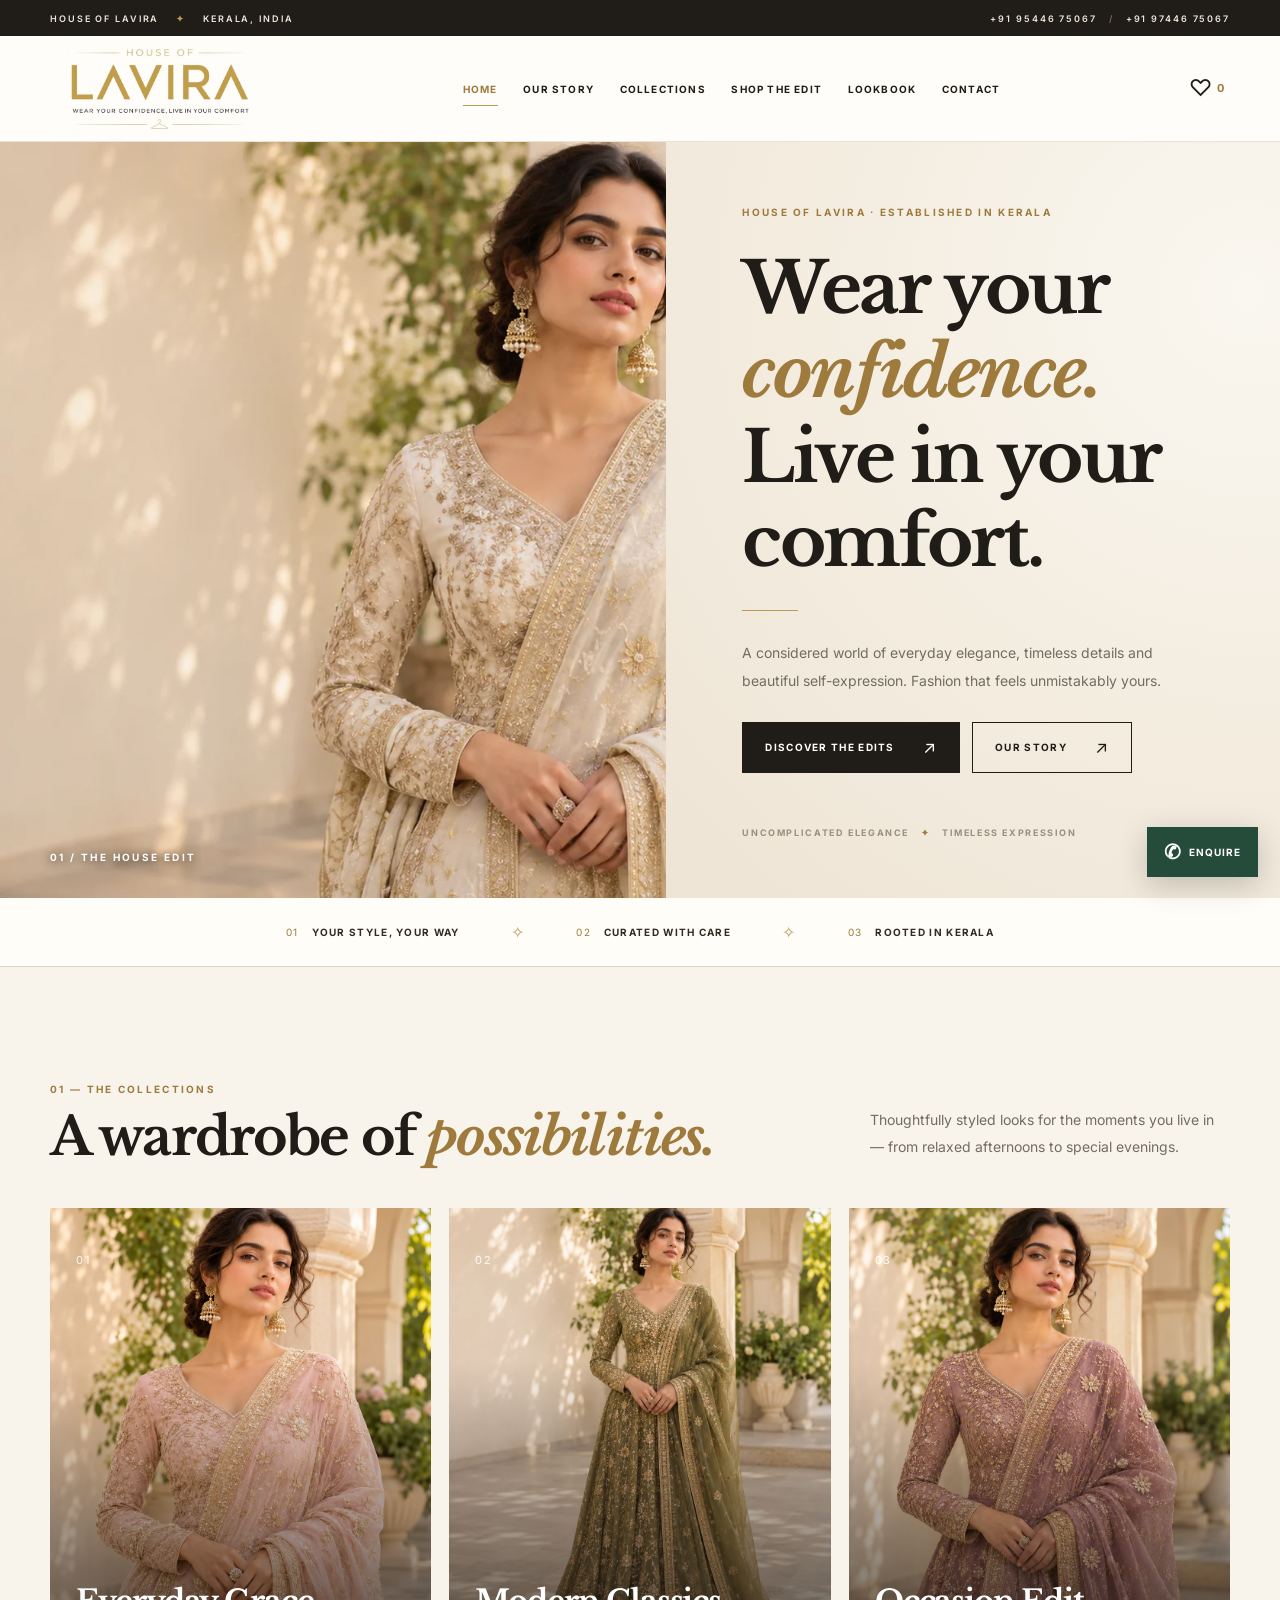
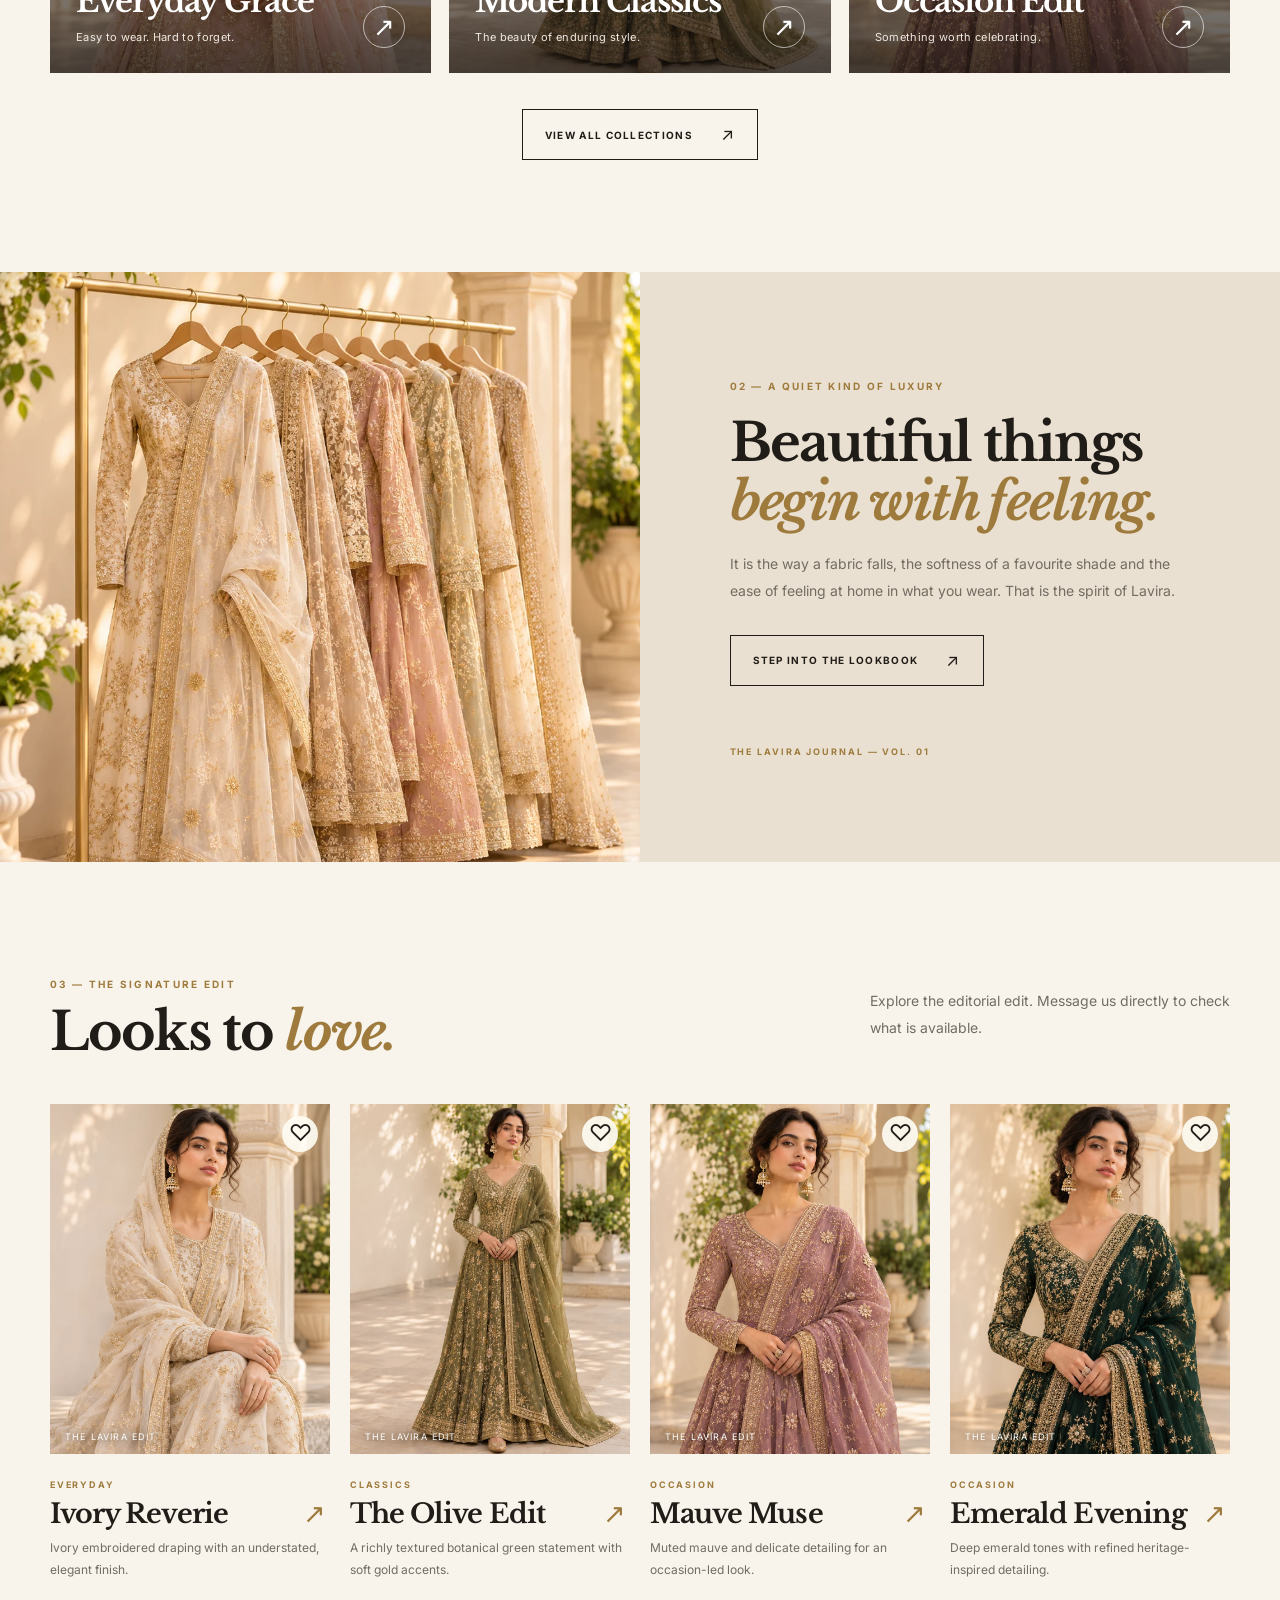
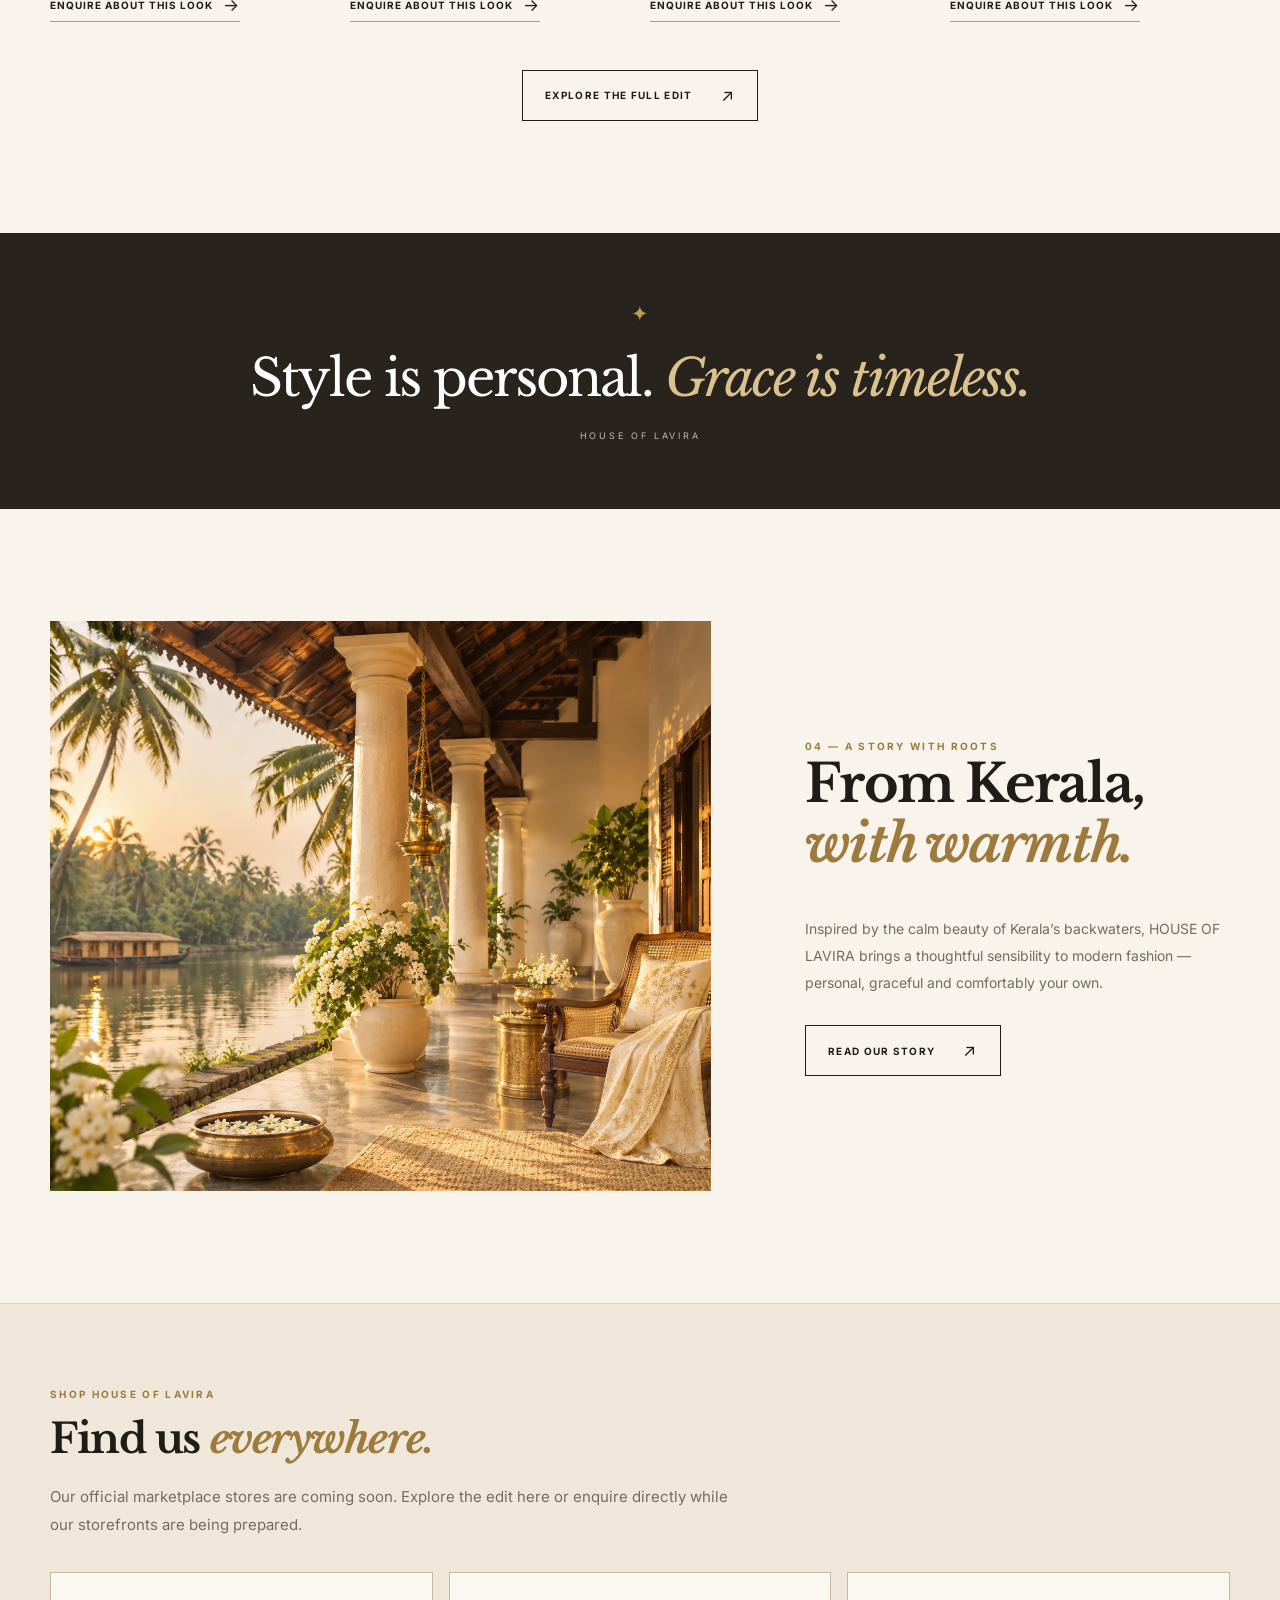
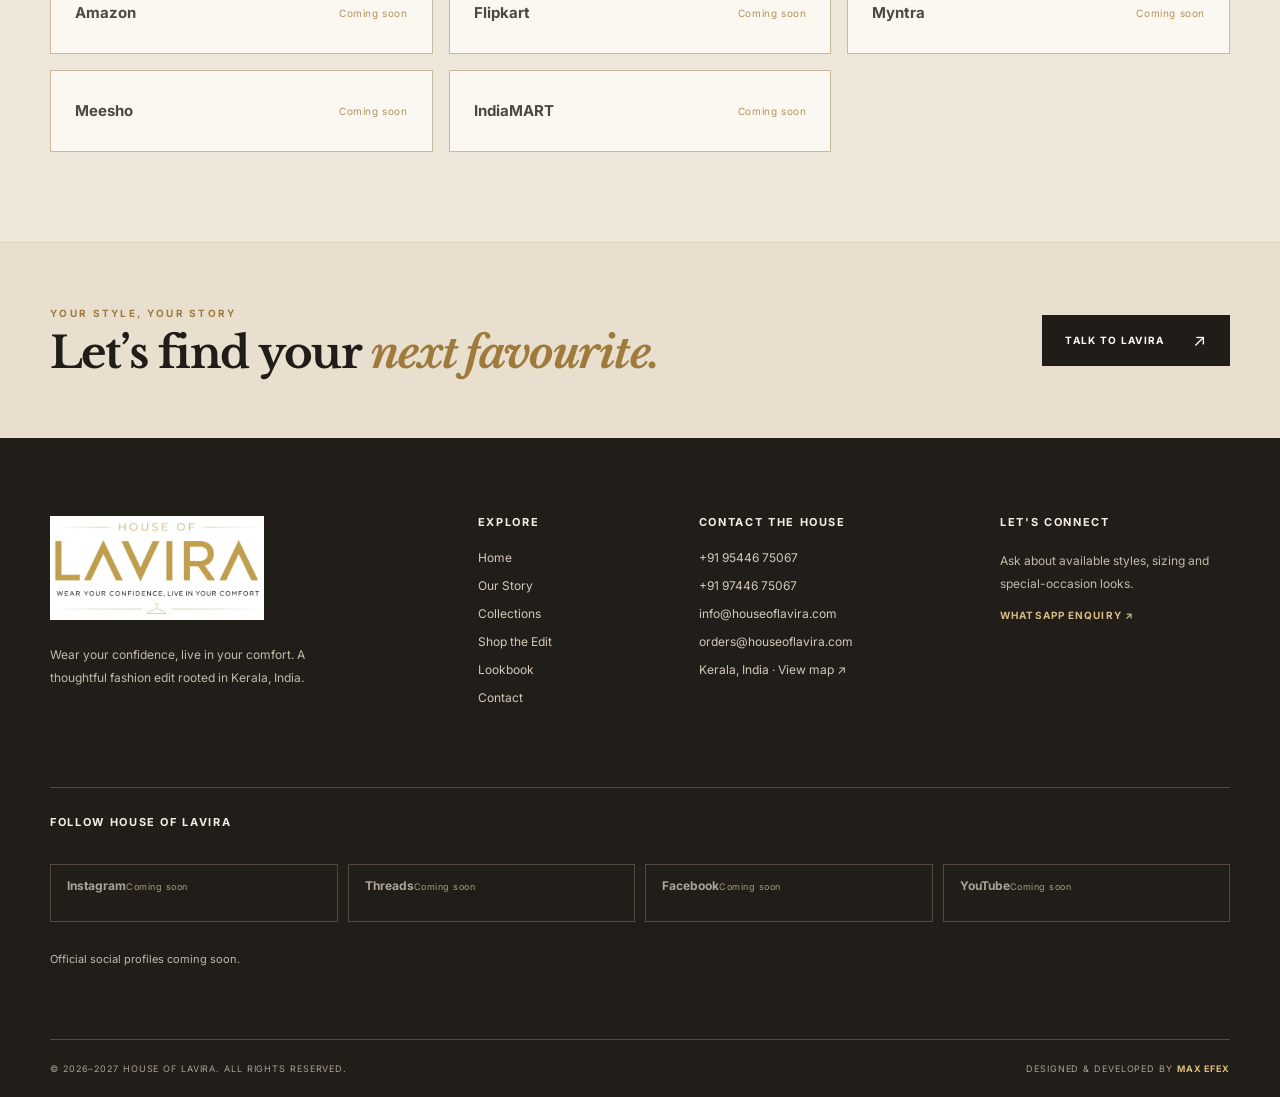
<file: index.html>
<!doctype html>
<html lang="en">

<head>
<script async src="https://www.googletagmanager.com/gtag/js?id=G-LPK2SNBHZM"></script>
<script>
  window.dataLayer = window.dataLayer || [];
  function gtag() { window.dataLayer.push(arguments); }
  gtag("js", new Date());
  gtag("config", "G-LPK2SNBHZM");
</script>
  <meta charset="utf-8">
  <meta name="viewport" content="width=device-width, initial-scale=1">
  <meta name="theme-color" content="#f8f4ec">
  <meta name="description" content="Discover the refined fashion edit of HOUSE OF LAVIRA, rooted in Kerala, India.">
  <title>Wear Your Confidence, Live in Your Comfort · HOUSE OF LAVIRA</title>
  <link rel="icon" href="assets/favicon.png" type="image/png">
  <link rel="preconnect" href="https://fonts.googleapis.com">
  <link rel="preconnect" href="https://fonts.gstatic.com" crossorigin>
  <link
    href="https://fonts.googleapis.com/css2?family=Inter:wght@400;500;600;700&family=Libre+Baskerville:ital,wght@0,400;0,700;1,400;1,700&display=swap"
    rel="stylesheet">
  <link rel="stylesheet" href="assets/style.css">
  <script src="assets/site.js" defer></script>
</head>

<body data-page="home"><a class="skip" href="#main">Skip to content</a>
  <div class="announcement"><span>HOUSE OF LAVIRA <i>✦</i> KERALA, INDIA</span><span class="announcement-right"><a
        href="tel:+919544675067">+91 95446 75067</a><span class="announcement-sep">/</span><a
        href="tel:+919744675067">+91 97446 75067</a></span></div>
  <header class="site-header">
    <div class="shell header-inner">
      <a class="brand" href="index.html" aria-label="House of Lavira — Home"><img src="assets/lavira-logo.webp"
          alt="House of Lavira — Wear your confidence, live in your comfort" width="252" height="113"></a>
      <nav id="site-nav" class="nav" aria-label="Primary navigation"><a href="index.html" class="active"
          aria-current=page>Home</a><a href="about.html" class="">Our Story</a><a href="collections.html"
          class="">Collections</a><a href="shop.html" class="">Shop the Edit</a><a href="lookbook.html"
          class="">Lookbook</a><a href="contact.html" class="">Contact</a></nav>
      <div class="header-actions"><a class="fav-nav" href="shop.html?favourites=1" aria-label="View saved looks"
          title="Saved looks">♡ <span id="fav-count">0</span></a><button type="button" class="menu-toggle"
          id="menu-toggle" aria-controls="site-nav" aria-expanded="false"
          aria-label="Open navigation"><span></span><span></span><span></span></button></div>
    </div>
  </header>
  <main id="main">
    <section class="home-hero">
      <div class="home-hero-photo"><img class="" src="assets/campaign.webp"
          alt="Woman in delicately embroidered ivory ethnic fashion, luxury editorial look" loading="eager"
          decoding="async" fetchpriority="high"><span class="hero-image-caption">01 / THE HOUSE EDIT</span></div>
      <div class="home-hero-copy">
        <div class="hero-copy-inner"><span class="eyebrow">HOUSE OF LAVIRA · ESTABLISHED IN KERALA</span>
          <h1>Wear your <em>confidence.</em><br>Live in your comfort.</h1>
          <div class="gold-line"></div>
          <p>A considered world of everyday elegance, timeless details and beautiful self-expression. Fashion that feels
            unmistakably yours.</p>
          <div class="button-row"><a class="btn btn--dark" href="collections.html">Discover the edits<span
                aria-hidden="true">↗</span></a><a class="btn btn--outline" href="about.html">Our story<span
                aria-hidden="true">↗</span></a></div><span class="hero-bottom">UNCOMPLICATED ELEGANCE <span>✦</span>
            TIMELESS EXPRESSION</span>
        </div>
      </div>
    </section>
    <div class="promise-bar"><span>01 <strong>YOUR STYLE, YOUR WAY</strong></span><i>✧</i><span>02 <strong>CURATED WITH
          CARE</strong></span><i>✧</i><span>03 <strong>ROOTED IN KERALA</strong></span></div>
    <section class="section shell home-collection">
      <div class="section-head">
        <div><span class="eyebrow">01 — THE COLLECTIONS</span>
          <h2>A wardrobe of <em>possibilities.</em></h2>
        </div>
        <p>Thoughtfully styled looks for the moments you live in — from relaxed afternoons to special evenings.</p>
      </div>
      <div class="three-collections">
        <a class="collection-tile" href="shop.html?category=everyday">
          <div class="collection-tile-photo"><img class="" src="assets/blush.webp"
              alt="Everyday Grace editorial fashion image" loading="lazy" decoding="async"></div>
          <div class="collection-tile-overlay"><span class="number">01</span>
            <div>
              <h3>Everyday Grace</h3>
              <p>Easy to wear. Hard to forget.</p>
            </div><span class="circle-arrow" aria-hidden="true">↗</span>
          </div>
        </a>
        <a class="collection-tile" href="shop.html?category=classics">
          <div class="collection-tile-photo"><img class="" src="assets/olive.webp"
              alt="Modern Classics editorial fashion image" loading="lazy" decoding="async"></div>
          <div class="collection-tile-overlay"><span class="number">02</span>
            <div>
              <h3>Modern Classics</h3>
              <p>The beauty of enduring style.</p>
            </div><span class="circle-arrow" aria-hidden="true">↗</span>
          </div>
        </a>
        <a class="collection-tile" href="shop.html?category=occasion">
          <div class="collection-tile-photo"><img class="" src="assets/mauve.webp"
              alt="Occasion Edit editorial fashion image" loading="lazy" decoding="async"></div>
          <div class="collection-tile-overlay"><span class="number">03</span>
            <div>
              <h3>Occasion Edit</h3>
              <p>Something worth celebrating.</p>
            </div><span class="circle-arrow" aria-hidden="true">↗</span>
          </div>
        </a>
      </div>
      <div class="section-action"><a class="btn btn--outline" href="collections.html">View all collections<span
            aria-hidden="true">↗</span></a></div>
    </section>
    <section class="editorial-band">
      <div class="editorial-image"><img class="" src="assets/atelier.webp"
          alt="Warm cream and gold embroidered garments on a boutique rack" loading="lazy" decoding="async"></div>
      <div class="editorial-copy"><span class="eyebrow">02 — A QUIET KIND OF LUXURY</span>
        <h2>Beautiful things<br><em>begin with feeling.</em></h2>
        <p>It is the way a fabric falls, the softness of a favourite shade and the ease of feeling at home in what you
          wear. That is the spirit of Lavira.</p><a class="btn btn--outline" href="lookbook.html">Step into the
          lookbook<span aria-hidden="true">↗</span></a><span class="editorial-mark">THE LAVIRA JOURNAL — VOL. 01</span>
      </div>
    </section>
    <section class="section shell">
      <div class="section-head section-head--middle">
        <div><span class="eyebrow">03 — THE SIGNATURE EDIT</span>
          <h2>Looks to <em>love.</em></h2>
        </div>
        <p>Explore the editorial edit. Message us directly to check what is available.</p>
      </div>
      <div class="product-row">
        <article class="product" data-id="ivory" data-category="everyday" data-name="ivory reverie" data-index="0">
          <div class="product-media"><img class="" src="assets/ivory.webp"
              alt="Concept editorial photograph for Ivory Reverie" loading="lazy" decoding="async"><span
              class="product-kicker">THE LAVIRA EDIT</span><button class="heart" type="button" data-heart="ivory"
              aria-label="Save Ivory Reverie" aria-pressed="false">♡</button></div>
          <div class="product-content"><span class="product-type">everyday</span>
            <div class="product-name-row">
              <h3>Ivory Reverie</h3><button type="button" class="quick" data-preview="ivory"
                aria-label="Preview Ivory Reverie">↗</button>
            </div>
            <p>Ivory embroidered draping with an understated, elegant finish.</p><a class="enquire-link"
              href="https://wa.me/919544675067?text=Hello%20House%20of%20Lavira%2C%20I%20would%20like%20to%20enquire%20about%20Ivory%20Reverie.%20Please%20share%20current%20availability%2C%20sizes%20and%20prices."
              target="_blank" rel="noopener noreferrer">Enquire about this look <span aria-hidden="true">→</span></a>
          </div>
        </article>
        <article class="product" data-id="olive" data-category="classics" data-name="the olive edit" data-index="1">
          <div class="product-media"><img class="" src="assets/olive.webp"
              alt="Concept editorial photograph for The Olive Edit" loading="lazy" decoding="async"><span
              class="product-kicker">THE LAVIRA EDIT</span><button class="heart" type="button" data-heart="olive"
              aria-label="Save The Olive Edit" aria-pressed="false">♡</button></div>
          <div class="product-content"><span class="product-type">classics</span>
            <div class="product-name-row">
              <h3>The Olive Edit</h3><button type="button" class="quick" data-preview="olive"
                aria-label="Preview The Olive Edit">↗</button>
            </div>
            <p>A richly textured botanical green statement with soft gold accents.</p><a class="enquire-link"
              href="https://wa.me/919544675067?text=Hello%20House%20of%20Lavira%2C%20I%20would%20like%20to%20enquire%20about%20The%20Olive%20Edit.%20Please%20share%20current%20availability%2C%20sizes%20and%20prices."
              target="_blank" rel="noopener noreferrer">Enquire about this look <span aria-hidden="true">→</span></a>
          </div>
        </article>
        <article class="product" data-id="mauve" data-category="occasion" data-name="mauve muse" data-index="2">
          <div class="product-media"><img class="" src="assets/mauve.webp"
              alt="Concept editorial photograph for Mauve Muse" loading="lazy" decoding="async"><span
              class="product-kicker">THE LAVIRA EDIT</span><button class="heart" type="button" data-heart="mauve"
              aria-label="Save Mauve Muse" aria-pressed="false">♡</button></div>
          <div class="product-content"><span class="product-type">occasion</span>
            <div class="product-name-row">
              <h3>Mauve Muse</h3><button type="button" class="quick" data-preview="mauve"
                aria-label="Preview Mauve Muse">↗</button>
            </div>
            <p>Muted mauve and delicate detailing for an occasion-led look.</p><a class="enquire-link"
              href="https://wa.me/919544675067?text=Hello%20House%20of%20Lavira%2C%20I%20would%20like%20to%20enquire%20about%20Mauve%20Muse.%20Please%20share%20current%20availability%2C%20sizes%20and%20prices."
              target="_blank" rel="noopener noreferrer">Enquire about this look <span aria-hidden="true">→</span></a>
          </div>
        </article>
        <article class="product" data-id="emerald" data-category="occasion" data-name="emerald evening" data-index="3">
          <div class="product-media"><img class="" src="assets/emerald.webp"
              alt="Concept editorial photograph for Emerald Evening" loading="lazy" decoding="async"><span
              class="product-kicker">THE LAVIRA EDIT</span><button class="heart" type="button" data-heart="emerald"
              aria-label="Save Emerald Evening" aria-pressed="false">♡</button></div>
          <div class="product-content"><span class="product-type">occasion</span>
            <div class="product-name-row">
              <h3>Emerald Evening</h3><button type="button" class="quick" data-preview="emerald"
                aria-label="Preview Emerald Evening">↗</button>
            </div>
            <p>Deep emerald tones with refined heritage-inspired detailing.</p><a class="enquire-link"
              href="https://wa.me/919544675067?text=Hello%20House%20of%20Lavira%2C%20I%20would%20like%20to%20enquire%20about%20Emerald%20Evening.%20Please%20share%20current%20availability%2C%20sizes%20and%20prices."
              target="_blank" rel="noopener noreferrer">Enquire about this look <span aria-hidden="true">→</span></a>
          </div>
        </article>
      </div>
      <div class="section-action"><a class="btn btn--outline" href="shop.html">Explore the full edit<span
            aria-hidden="true">↗</span></a></div>
    </section>
    <section class="quote-banner">
      <div class="shell quote-inner"><span class="small-star">✦</span>
        <p>Style is personal. <em>Grace is timeless.</em></p><span>HOUSE OF LAVIRA</span>
      </div>
    </section>
    <section class="section shell home-story">
      <div class="home-story-photo"><img class="" src="assets/heritage.webp"
          alt="Sunlit Kerala-inspired heritage veranda by the backwaters" loading="lazy" decoding="async"></div>
      <div class="home-story-copy"><span class="eyebrow">04 — A STORY WITH ROOTS</span>
        <h2>From Kerala,<br><em>with warmth.</em></h2>
        <p>Inspired by the calm beauty of Kerala’s backwaters, HOUSE OF LAVIRA brings a thoughtful sensibility to modern
          fashion — personal, graceful and comfortably your own.</p><a class="btn btn--outline" href="about.html">Read
          our story<span aria-hidden="true">↗</span></a>
      </div>
    </section>
    <section class="marketplaces-section" aria-labelledby="marketplace-heading">
      <div class="shell"><span class="eyebrow">SHOP HOUSE OF LAVIRA</span>
        <h2 id="marketplace-heading">Find us <em>everywhere.</em></h2>
        <p>Our official marketplace stores are coming soon. Explore the edit here or enquire directly while our
          storefronts are being prepared.</p>
        <div class="marketplace-grid"><a class="external-account" data-account="amazon" aria-disabled="true"><span
              class="account-label">Amazon</span><span class="account-status">Coming soon</span></a><a
            class="external-account" data-account="flipkart" aria-disabled="true"><span
              class="account-label">Flipkart</span><span class="account-status">Coming soon</span></a><a
            class="external-account" data-account="indiamart" aria-disabled="true"><span
              class="account-label">Myntra</span><span class="account-status">Coming soon</span></a><a
            class="external-account" data-account="Myntra" aria-disabled="true"><span
              class="account-label">Meesho</span><span class="account-status">Coming soon</span></a><a
            class="external-account" data-account="indiamart" aria-disabled="true"><span
              class="account-label">IndiaMART</span><span class="account-status">Coming soon</span></a></div>
      </div>
    </section>
  </main>
  <section class="bottom-cta" aria-label="Enquiries">
    <div class="shell bottom-cta-inner">
      <div><span class="eyebrow">Your style, your story</span>
        <h2>Let’s find your <em>next favourite.</em></h2>
      </div><a class="btn btn--dark" href="contact.html">Talk to Lavira<span aria-hidden="true">↗</span></a>
    </div>
  </section>
  <footer class="footer">
    <div class="shell footer-grid">
      <div class="footer-brand"><a href="index.html" aria-label="House of Lavira home"><img
            src="assets/lavira-logo.webp" alt="House of Lavira logo" width="250" height="112"></a>
        <p>Wear your confidence, live in your comfort. A thoughtful fashion edit rooted in Kerala, India.</p>
      </div>
      <div>
        <h3>Explore</h3><a href="index.html">Home</a><a href="about.html">Our Story</a><a
          href="collections.html">Collections</a><a href="shop.html">Shop the Edit</a><a
          href="lookbook.html">Lookbook</a><a href="contact.html">Contact</a>
      </div>
      <div>
        <h3>Contact the house</h3><a href="tel:+919544675067">+91 95446 75067</a><a href="tel:+919744675067">+91 97446
          75067</a><a href="mailto:info@houseoflavira.com">info@houseoflavira.com</a><a href="mailto:orders@houseoflavira.com">orders@houseoflavira.com</a><a
          href="contact.html#location">Kerala, India · View map ↗</a>
      </div>
      <div>
        <h3>Let's connect</h3>
        <p>Ask about available styles, sizing and special-occasion looks.</p><a class="footer-link"
          href="https://wa.me/919544675067?text=Hello%20House%20of%20Lavira%2C%20I%20would%20like%20to%20enquire%20about%20your%20collections."
          target="_blank" rel="noopener noreferrer">WhatsApp enquiry ↗</a>
      </div>
      <div class="footer-accounts">
        <h3>Follow House of Lavira</h3>
        <div class="footer-social-grid"><a class="external-account" data-account="instagram" aria-disabled="true"><span
              class="account-label">Instagram</span><span class="account-status">Coming soon</span></a><a
            class="external-account" data-account="threads" aria-disabled="true"><span
              class="account-label">Threads</span><span class="account-status">Coming soon</span></a><a
            class="external-account" data-account="facebook" aria-disabled="true"><span
              class="account-label">Facebook</span><span class="account-status">Coming soon</span></a><a
            class="external-account" data-account="youtube" aria-disabled="true"><span
              class="account-label">YouTube</span><span class="account-status">Coming soon</span></a></div>
        <p class="account-help">Official social profiles coming soon.</p>
      </div>
    </div>
    <div class="shell footer-bottom"><span>© 2026–2027 HOUSE OF LAVIRA. ALL RIGHTS RESERVED.</span><span>Designed &amp;
        Developed by <span class="footer-credit">MAX EFEX</span></span></div>
  </footer>
  <a class="whatsapp"
    href="https://wa.me/919544675067?text=Hello%20House%20of%20Lavira%2C%20I%20would%20like%20to%20enquire."
    target="_blank" rel="noopener noreferrer" aria-label="Chat with House of Lavira on WhatsApp"><span
      aria-hidden="true">✆</span><span>ENQUIRE</span></a>
  <div class="toast" id="toast" role="status" aria-live="polite"></div>
</body>

</html>
</file>
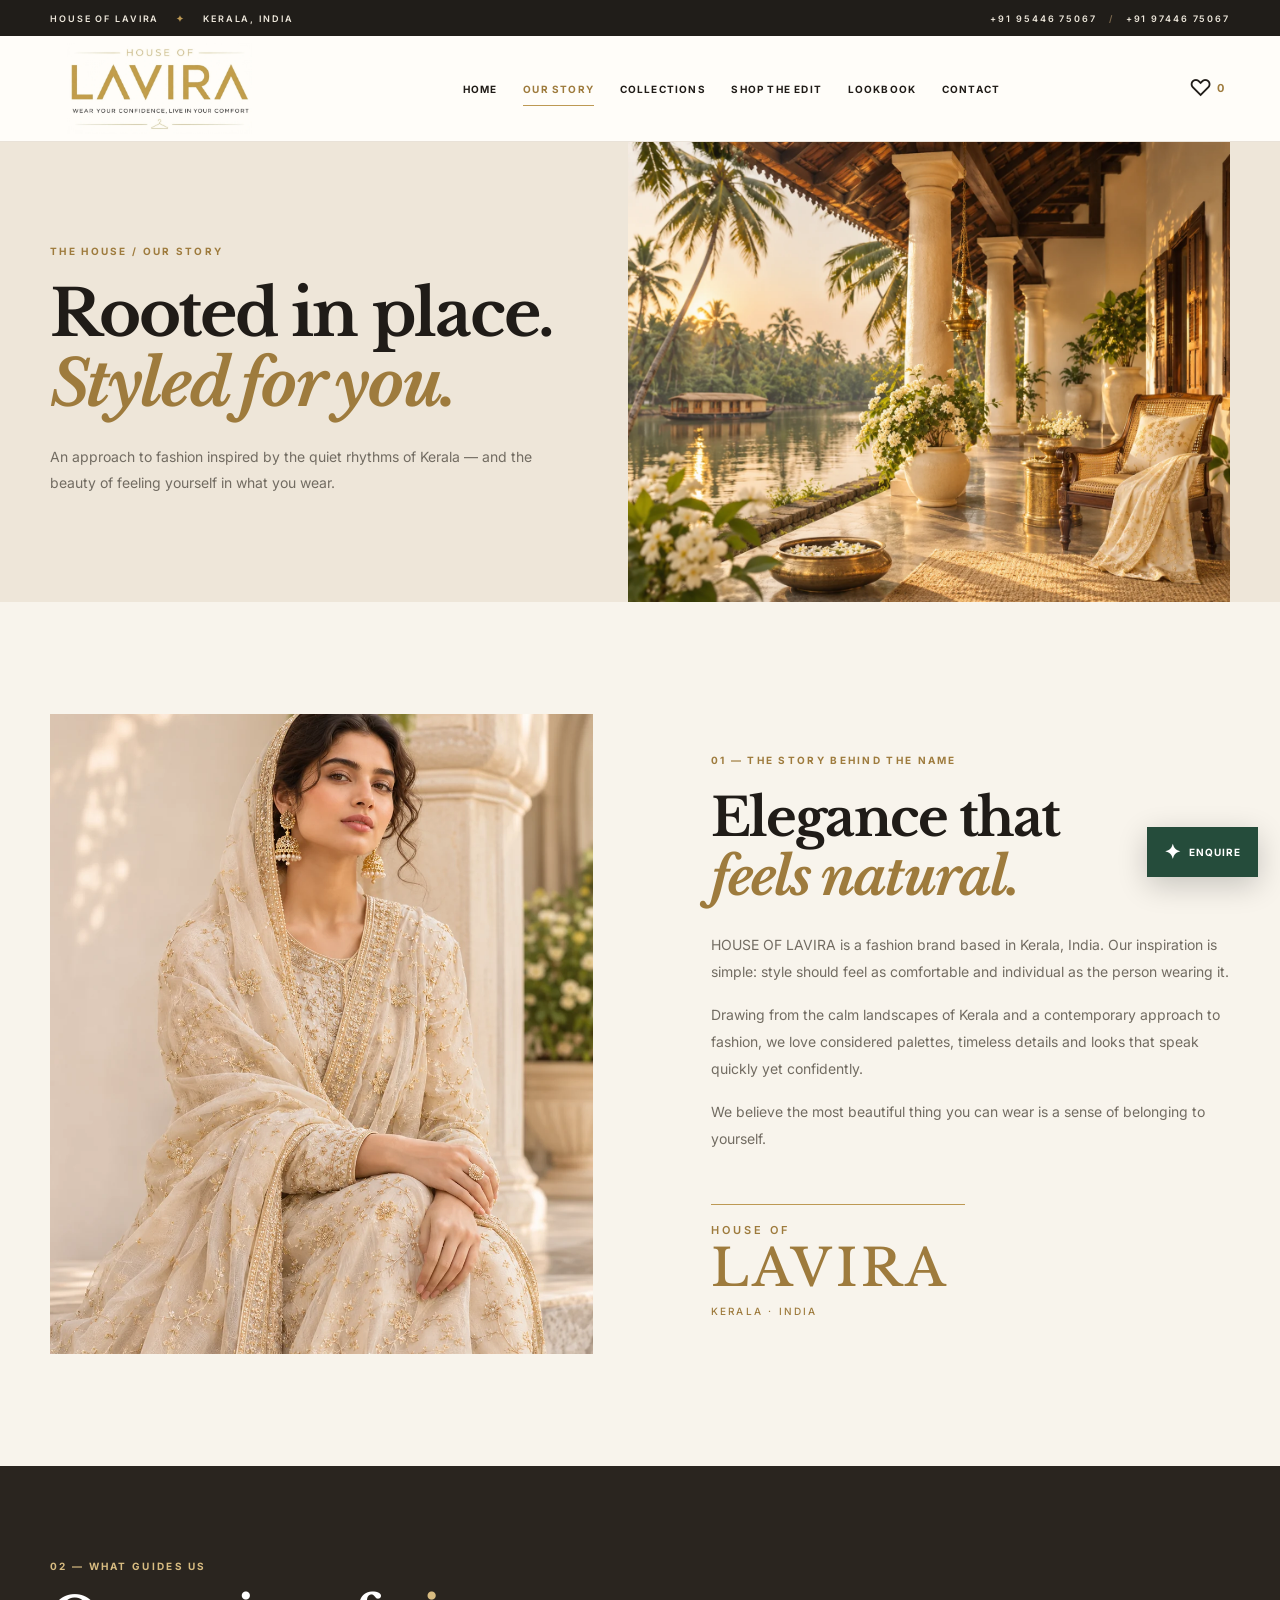
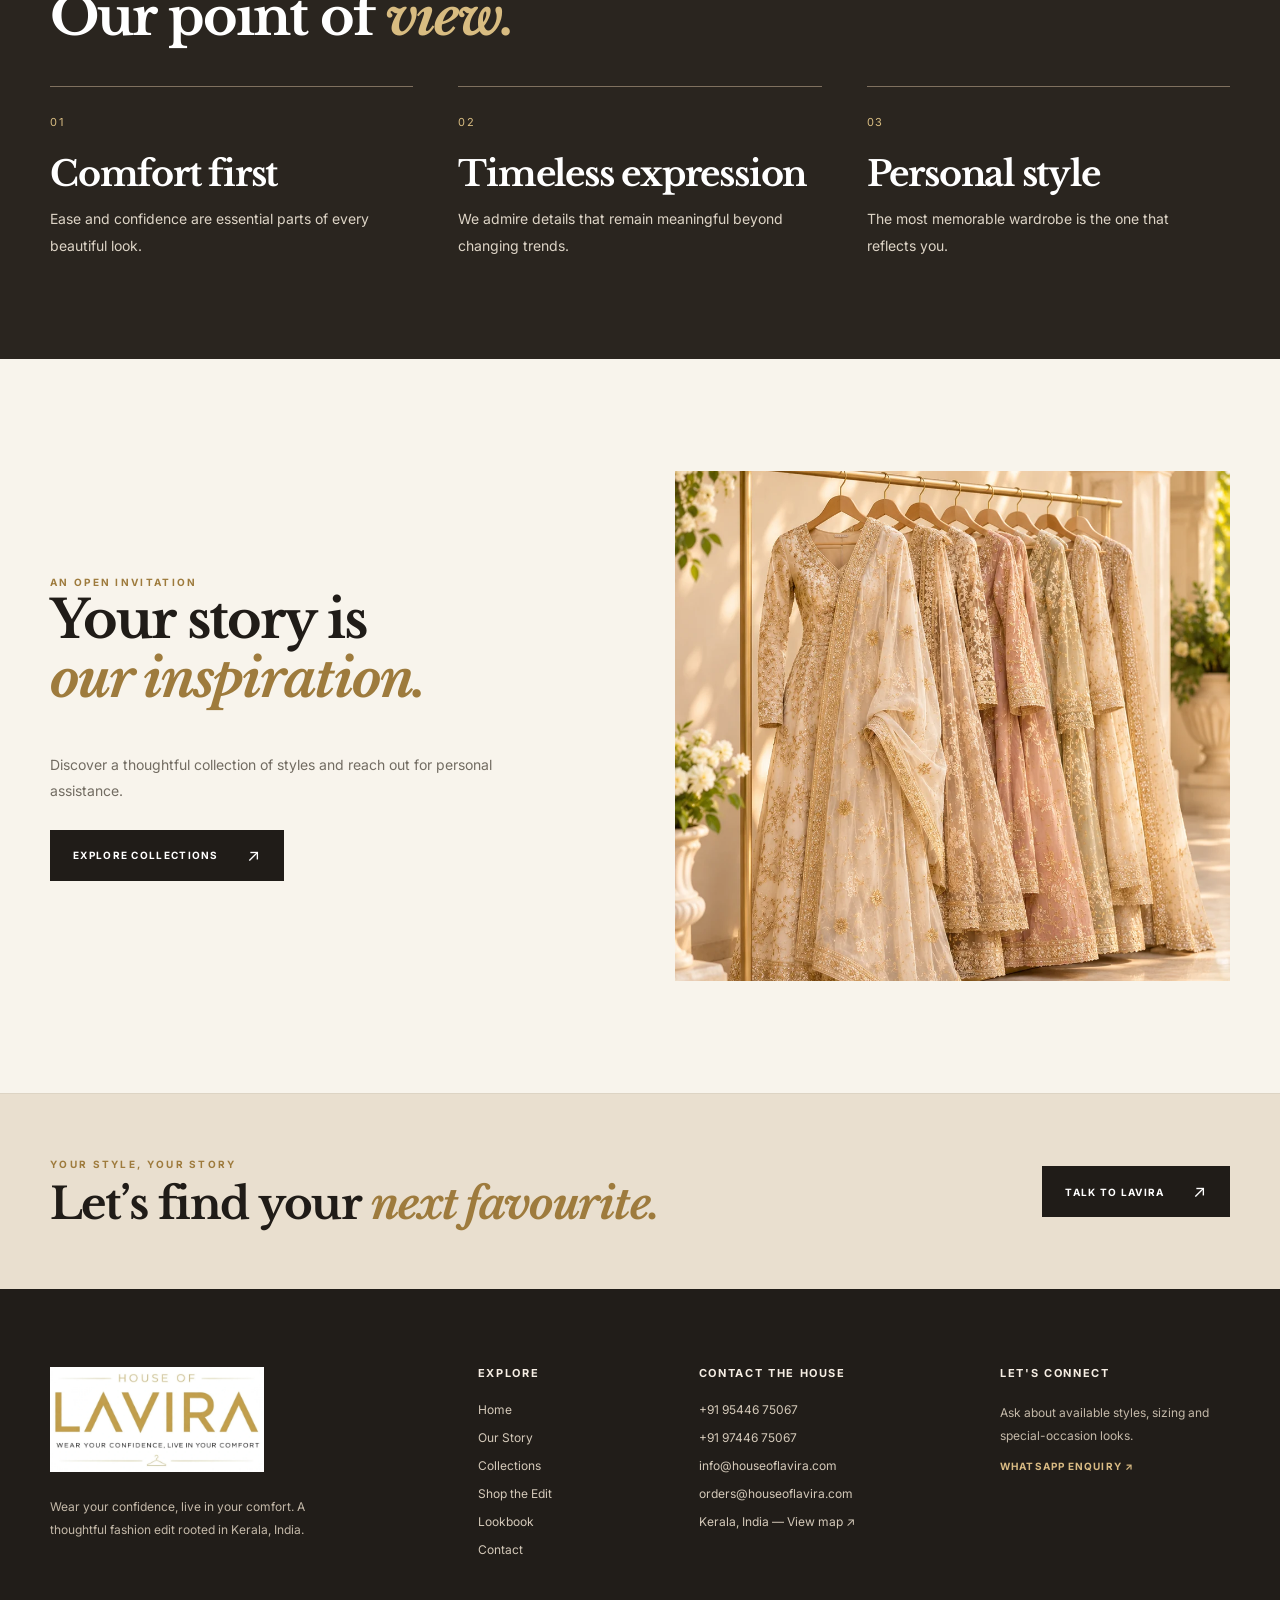
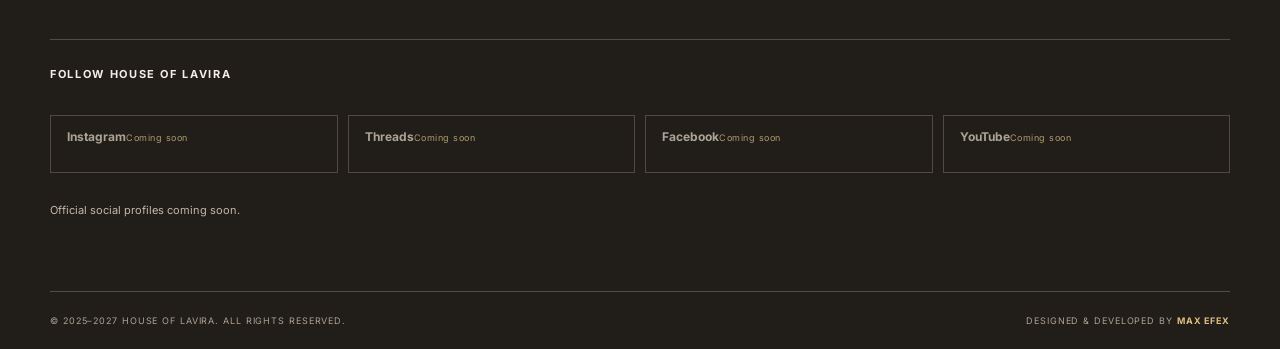
<file: about.html>
<!doctype html><html lang="en"><head>
<script async src="https://www.googletagmanager.com/gtag/js?id=G-LPK2SNBHZM"></script>
<script>
  window.dataLayer = window.dataLayer || [];
  function gtag() { window.dataLayer.push(arguments); }
  gtag("js", new Date());
  gtag("config", "G-LPK2SNBHZM");
</script>
  <meta charset="utf-8"><meta name="viewport" content="width=device-width, initial-scale=1"><meta name="theme-color" content="#f8f4ec">
  <meta name="description" content="Learn the story and values behind HOUSE OF LAVIRA, a fashion brand rooted in Kerala, India."><title>Our Story · HOUSE OF LAVIRA</title>
  <link rel="icon" href="assets/favicon.png" type="image/png"><link rel="preconnect" href="https://fonts.googleapis.com"><link rel="preconnect" href="https://fonts.gstatic.com" crossorigin>
  <link href="https://fonts.googleapis.com/css2?family=Inter:wght@400;500;600;700&family=Libre+Baskerville:ital,wght@0,400;0,700;1,400;1,700&display=swap" rel="stylesheet">
  <link rel="stylesheet" href="assets/style.css"><script src="assets/site.js" defer></script>
  </head><body data-page="about"><a class="skip" href="#main">Skip to content</a>
  <div class="announcement"><span>HOUSE OF LAVIRA <i>✦</i> KERALA, INDIA</span><span class="announcement-right"><a href="tel:+919544675067">+91 95446 75067</a><span class="announcement-sep">/</span><a href="tel:+919744675067">+91 97446 75067</a></span></div>
  <header class="site-header"><div class="shell header-inner">
  <a class="brand" href="index.html" aria-label="House of Lavira — Home"><img src="assets/lavira-logo.webp" alt="House of Lavira — Wear your confidence, live in your comfort" width="252" height="113"></a>
  <nav id="site-nav" class="nav" aria-label="Primary navigation"><a href="index.html" class="" >Home</a><a href="about.html" class="active" aria-current=page>Our Story</a><a href="collections.html" class="" >Collections</a><a href="shop.html" class="" >Shop the Edit</a><a href="lookbook.html" class="" >Lookbook</a><a href="contact.html" class="" >Contact</a></nav>
  <div class="header-actions"><a class="fav-nav" href="shop.html?favourites=1" aria-label="View saved looks" title="Saved looks">♡ <span id="fav-count">0</span></a><button type="button" class="menu-toggle" id="menu-toggle" aria-controls="site-nav" aria-expanded="false" aria-label="Open navigation"><span></span><span></span><span></span></button>
  </div></header><main id="main"><section class="page-hero page-hero--photo"><div class="shell page-hero-inner"><div><span class="eyebrow">THE HOUSE / OUR STORY</span><h1>Rooted in place.<br><em>Styled for you.</em></h1><p>An approach to fashion inspired by the quiet rhythms of Kerala — and the beauty of feeling yourself in what you wear.</p></div><div class="page-hero-image"><img class="" src="assets/heritage.webp" alt="Editorial image for THE HOUSE / OUR STORY" loading="lazy" decoding="async"></div></div></section>
  <section class="section shell story-section"><div class="story-portrait"><img class="" src="assets/ivory.webp" alt="Model wearing a refined ivory and gold ethnic outfit" loading="lazy" decoding="async"></div><div class="story-intro"><span class="eyebrow">01 — THE STORY BEHIND THE NAME</span><h2>Elegance that <em>feels natural.</em></h2><p>HOUSE OF LAVIRA is a fashion brand based in Kerala, India. Our inspiration is simple: style should feel as comfortable and individual as the person wearing it.</p><p>Drawing from the calm landscapes of Kerala and a contemporary approach to fashion, we love considered palettes, timeless details and looks that speak quickly yet confidently.</p><p>We believe the most beautiful thing you can wear is a sense of belonging to yourself.</p><div class="signature" aria-label="House of Lavira, Kerala India"><span class="signature-house">HOUSE OF</span><strong class="signature-lavira">LAVIRA</strong><span class="signature-location">KERALA · INDIA</span></div></div></section>
  <section class="values-section"><div class="shell"><span class="eyebrow">02 — WHAT GUIDES US</span><h2>Our point of <em>view.</em></h2><div class="values-row"><article><span>01</span><h3>Comfort first</h3><p>Ease and confidence are essential parts of every beautiful look.</p></article><article><span>02</span><h3>Timeless expression</h3><p>We admire details that remain meaningful beyond changing trends.</p></article><article><span>03</span><h3>Personal style</h3><p>The most memorable wardrobe is the one that reflects you.</p></article></div></div></section>
  <section class="section shell about-end"><div><span class="eyebrow">AN OPEN INVITATION</span><h2>Your story is<br><em>our inspiration.</em></h2><p>Discover a thoughtful collection of styles and reach out for personal assistance.</p><a class="btn btn--dark" href="collections.html">Explore collections<span aria-hidden="true">↗</span></a></div><div><img class="" src="assets/atelier.webp" alt="Curated cream and gold fashion garments in a sunlit editorial atelier" loading="lazy" decoding="async"></div></section></main><section class="bottom-cta" aria-label="Enquiries"><div class="shell bottom-cta-inner"><div><span class="eyebrow">Your style, your story</span><h2>Let’s find your <em>next favourite.</em></h2></div><a class="btn btn--dark" href="contact.html">Talk to Lavira<span aria-hidden="true">↗</span></a></div></section>
  <footer class="footer"><div class="shell footer-grid">
  <div class="footer-brand"><a href="index.html" aria-label="House of Lavira home"><img src="assets/lavira-logo.webp" alt="House of Lavira logo" width="250" height="112"></a><p>Wear your confidence, live in your comfort. A thoughtful fashion edit rooted in Kerala, India.</p></div>
  <div><h3>Explore</h3><a href="index.html">Home</a><a href="about.html">Our Story</a><a href="collections.html">Collections</a><a href="shop.html">Shop the Edit</a><a href="lookbook.html">Lookbook</a><a href="contact.html">Contact</a></div>
  <div><h3>Contact the house</h3><a href="tel:+919544675067">+91 95446 75067</a><a href="tel:+919744675067">+91 97446 75067</a><a href="mailto:info@houseoflavira.com">info@houseoflavira.com</a><a href="mailto:orders@houseoflavira.com">orders@houseoflavira.com</a><a href="contact.html#location">Kerala, India — View map ↗</a></div>
  <div><h3>Let's connect</h3><p>Ask about available styles, sizing and special-occasion looks.</p><a class="footer-link" href="https://wa.me/919544675067?text=Hello%20House%20of%20Lavira%2C%20I%20would%20like%20to%20enquire%20about%20your%20collections." target="_blank" rel="noopener noreferrer">WhatsApp enquiry ↗</a></div>
  <div class="footer-accounts"><h3>Follow House of Lavira</h3><div class="footer-social-grid"><a class="external-account" data-account="instagram" aria-disabled="true"><span class="account-label">Instagram</span><span class="account-status">Coming soon</span></a><a class="external-account" data-account="threads" aria-disabled="true"><span class="account-label">Threads</span><span class="account-status">Coming soon</span></a><a class="external-account" data-account="facebook" aria-disabled="true"><span class="account-label">Facebook</span><span class="account-status">Coming soon</span></a><a class="external-account" data-account="youtube" aria-disabled="true"><span class="account-label">YouTube</span><span class="account-status">Coming soon</span></a></div><p class="account-help">Official social profiles coming soon.</p></div></div><div class="shell footer-bottom"><span>© 2025–2027 HOUSE OF LAVIRA. ALL RIGHTS RESERVED.</span><span>Designed &amp; Developed by <span class="footer-credit">MAX EFEX</span></span></div></footer>
  <a class="whatsapp" href="https://wa.me/919544675067?text=Hello%20House%20of%20Lavira%2C%20I%20would%20like%20to%20enquire." target="_blank" rel="noopener noreferrer" aria-label="Chat with House of Lavira on WhatsApp"><span aria-hidden="true">✦</span><span>ENQUIRE</span></a>
  <div class="toast" id="toast" role="status" aria-live="polite"></div></body></html>
</file>
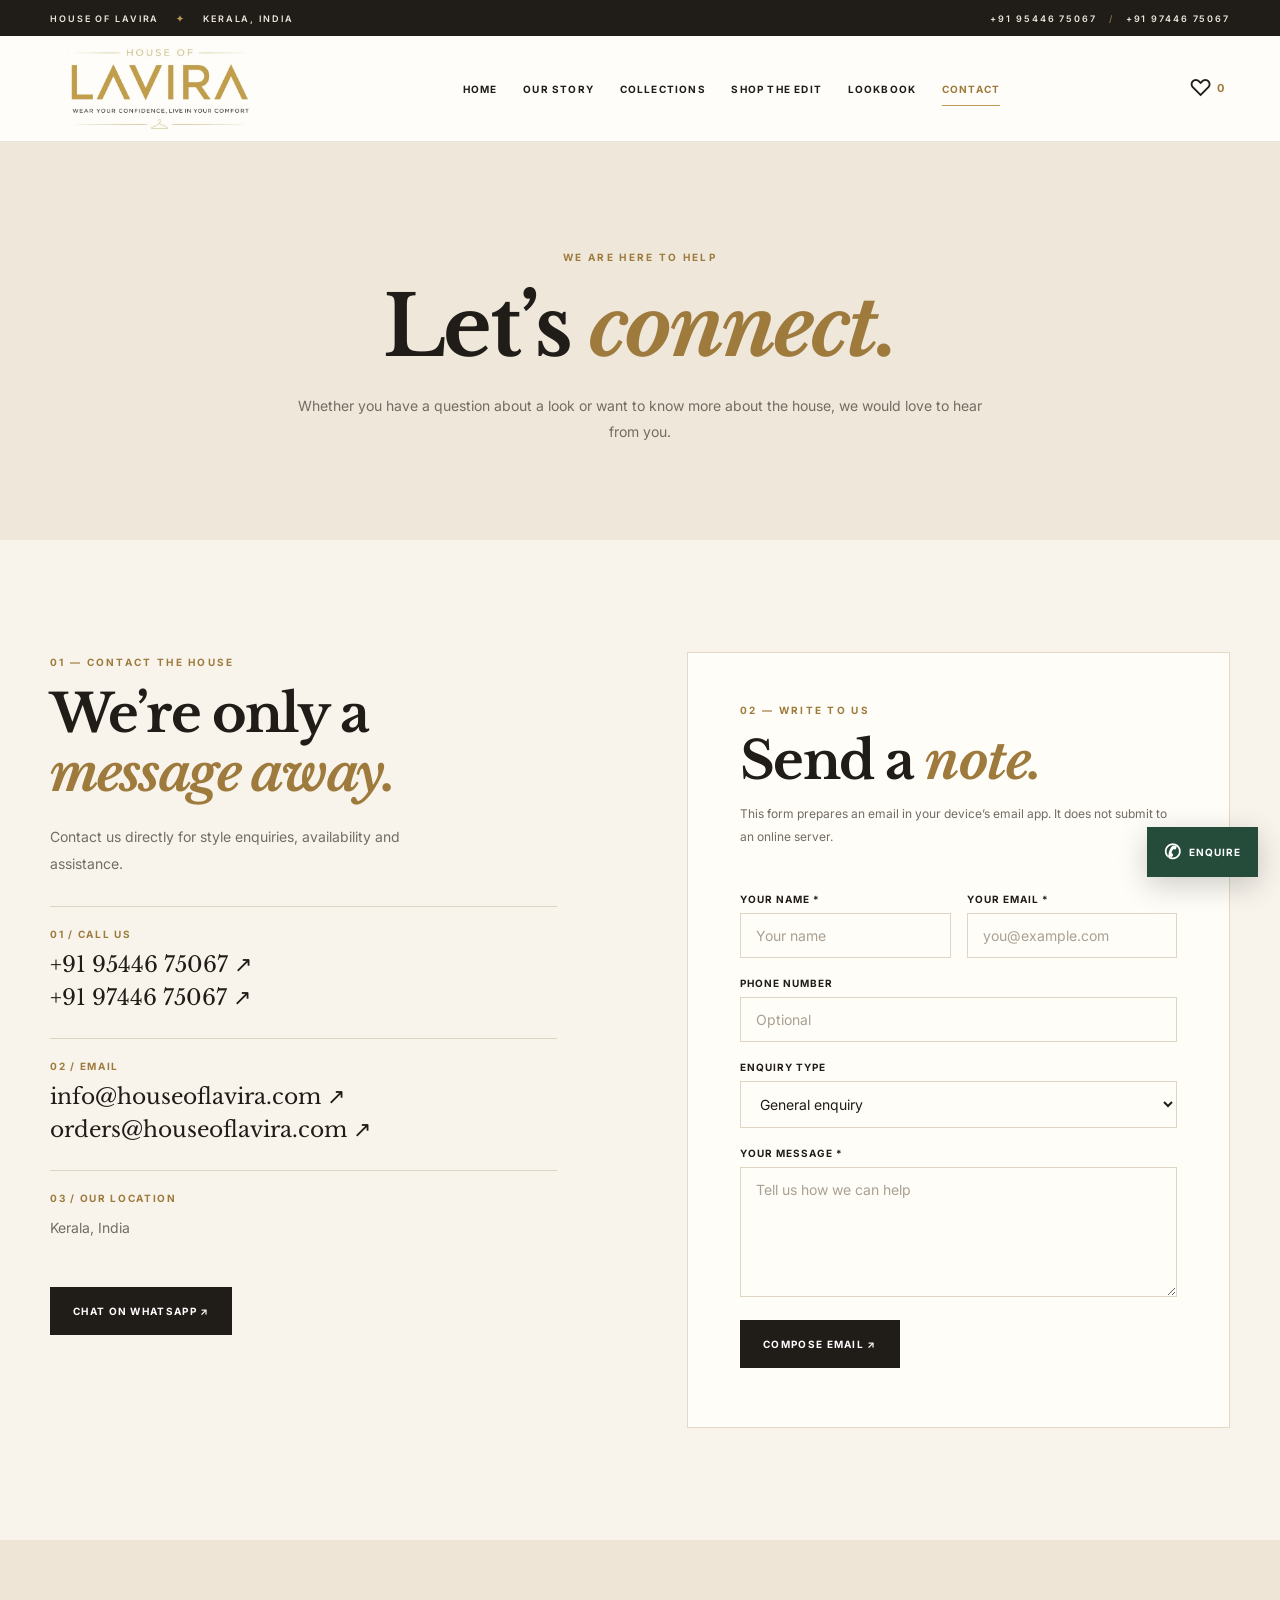
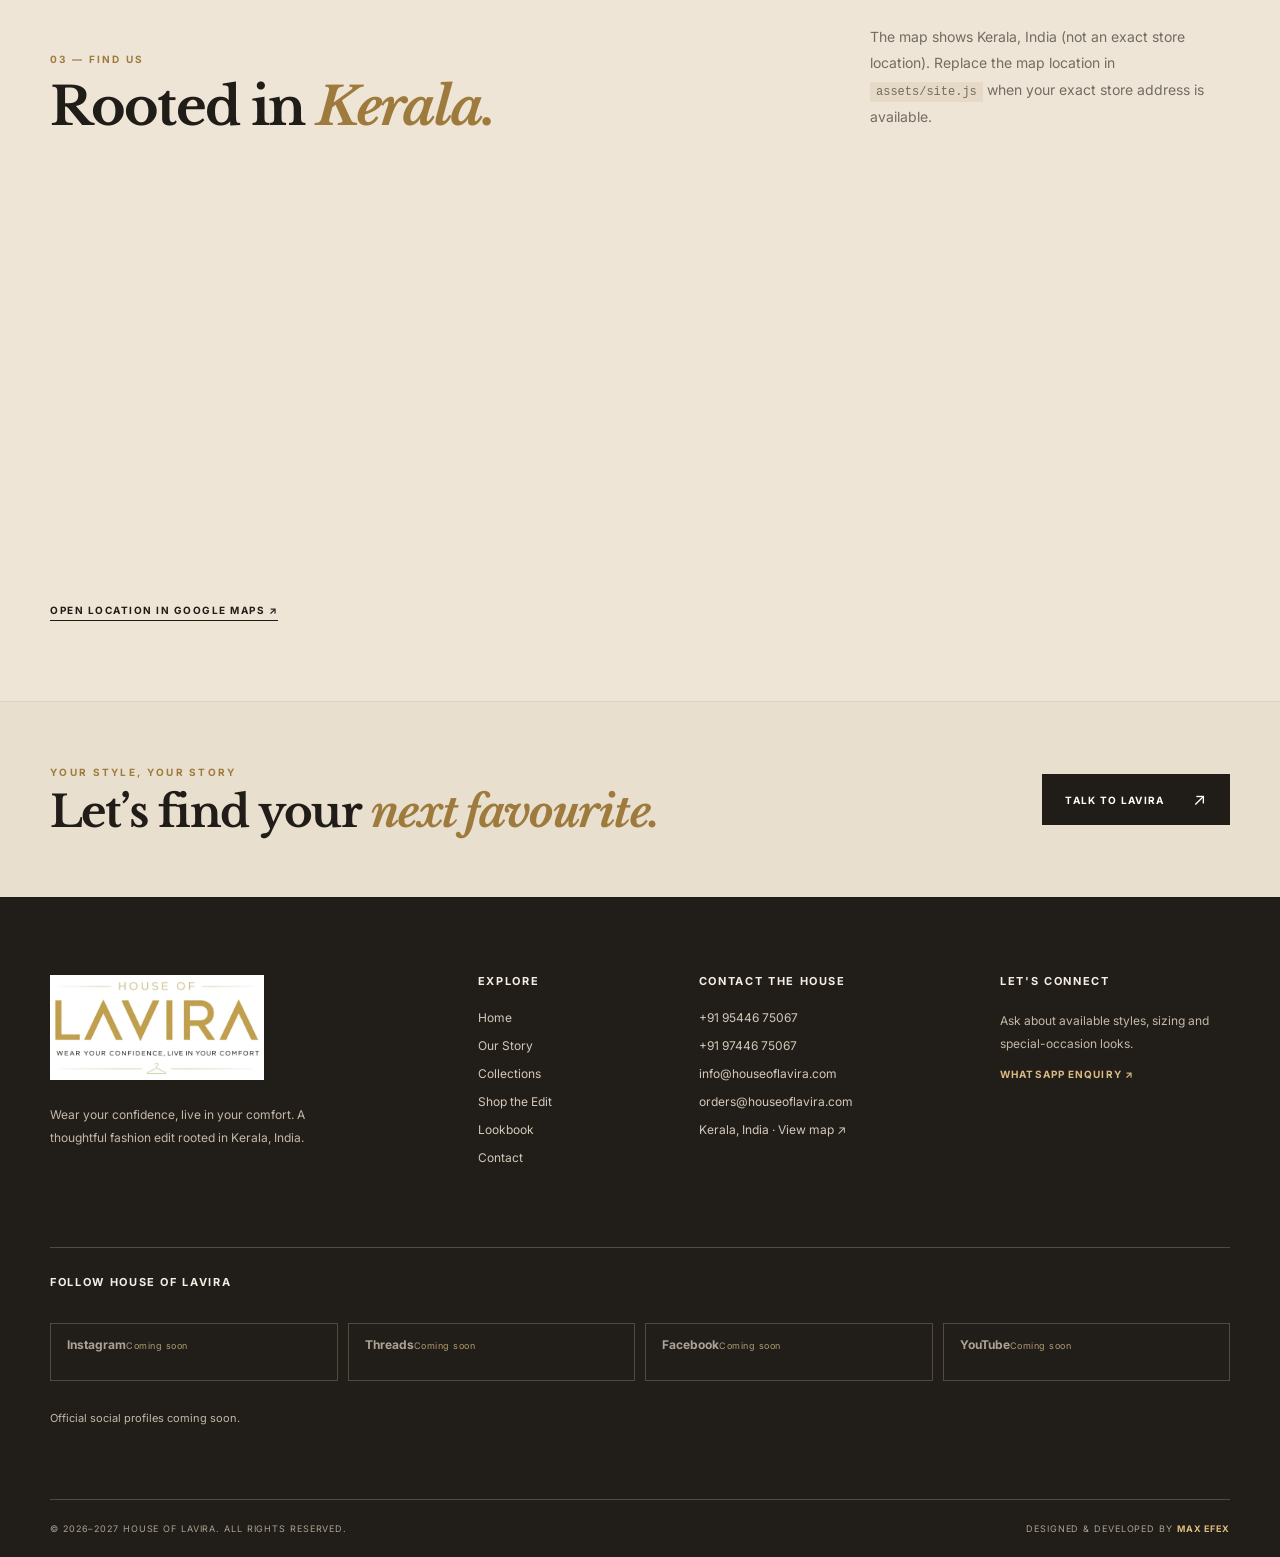
<file: contact.html>
<!doctype html><html lang="en"><head>
<script async src="https://www.googletagmanager.com/gtag/js?id=G-LPK2SNBHZM"></script>
<script>
  window.dataLayer = window.dataLayer || [];
  function gtag() { window.dataLayer.push(arguments); }
  gtag("js", new Date());
  gtag("config", "G-LPK2SNBHZM");
</script>
 <meta charset="utf-8"><meta name="viewport" content="width=device-width, initial-scale=1"><meta name="theme-color" content="#f8f4ec">
 <meta name="description" content="Contact HOUSE OF LAVIRA via phone, WhatsApp or email, and view our editable Kerala location map."><title>Contact · HOUSE OF LAVIRA</title>
 <link rel="icon" href="assets/favicon.png" type="image/png"><link rel="preconnect" href="https://fonts.googleapis.com"><link rel="preconnect" href="https://fonts.gstatic.com" crossorigin>
 <link href="https://fonts.googleapis.com/css2?family=Inter:wght@400;500;600;700&family=Libre+Baskerville:ital,wght@0,400;0,700;1,400;1,700&display=swap" rel="stylesheet">
 <link rel="stylesheet" href="assets/style.css"><script src="assets/site.js" defer></script>
 </head><body data-page="contact"><a class="skip" href="#main">Skip to content</a>
 <div class="announcement"><span>HOUSE OF LAVIRA <i>✦</i> KERALA, INDIA</span><span class="announcement-right"><a href="tel:+919544675067">+91 95446 75067</a><span class="announcement-sep">/</span><a href="tel:+919744675067">+91 97446 75067</a></span></div>
 <header class="site-header"><div class="shell header-inner">
 <a class="brand" href="index.html" aria-label="House of Lavira — Home"><img src="assets/lavira-logo.webp" alt="House of Lavira — Wear your confidence, live in your comfort" width="252" height="113"></a>
 <nav id="site-nav" class="nav" aria-label="Primary navigation"><a href="index.html" class="" >Home</a><a href="about.html" class="" >Our Story</a><a href="collections.html" class="" >Collections</a><a href="shop.html" class="" >Shop the Edit</a><a href="lookbook.html" class="" >Lookbook</a><a href="contact.html" class="active" aria-current=page>Contact</a></nav>
 <div class="header-actions"><a class="fav-nav" href="shop.html?favourites=1" aria-label="View saved looks" title="Saved looks">♡ <span id="fav-count">0</span></a><button type="button" class="menu-toggle" id="menu-toggle" aria-controls="site-nav" aria-expanded="false" aria-label="Open navigation"><span></span><span></span><span></span></button></div>
 </div></header><main id="main"><section class="page-hero"><div class="shell"><span class="eyebrow">WE ARE HERE TO HELP</span><h1>Let’s <em>connect.</em></h1><p>Whether you have a question about a look or want to know more about the house, we would love to hear from you.</p></div></section>
 <section class="section shell contact-section"><div class="contact-left"><span class="eyebrow">01 — CONTACT THE HOUSE</span><h2>We’re only a <em>message away.</em></h2><p>Contact us directly for style enquiries, availability and assistance.</p><div class="contact-method"><span>01 / CALL US</span><a href="tel:+919544675067">+91 95446 75067 ↗</a><a href="tel:+919744675067">+91 97446 75067 ↗</a></div><div class="contact-method"><span>02 / EMAIL</span><a href="mailto:info@houseoflavira.com">info@houseoflavira.com ↗</a><a href="mailto:orders@houseoflavira.com">orders@houseoflavira.com ↗</a></div><div class="contact-method"><span>03 / OUR LOCATION</span><p>Kerala, India</p></div><a class="btn btn--dark" target="_blank" rel="noopener noreferrer" href="https://wa.me/919544675067?text=Hello%20House%20of%20Lavira%2C%20I%20would%20like%20to%20enquire.">Chat on WhatsApp ↗</a></div><div class="contact-form-card"><span class="eyebrow">02 — WRITE TO US</span><h2>Send a <em>note.</em></h2><p>This form prepares an email in your device’s email app. It does not submit to an online server.</p><form id="contact-form"><div class="form-row"><div><label for="name">Your name *</label><input id="name" name="name" required autocomplete="name" placeholder="Your name"></div><div><label for="email">Your email *</label><input id="email" name="email" type="email" required autocomplete="email" placeholder="you@example.com"></div></div><label for="phone">Phone number</label><input id="phone" name="phone" autocomplete="tel" placeholder="Optional"><label for="topic">Enquiry type</label><select id="topic" name="topic"><option>General enquiry</option><option>Product availability</option><option>Sizing and styling</option><option>Other</option></select><label for="message">Your message *</label><textarea id="message" name="message" rows="6" required placeholder="Tell us how we can help"></textarea><button type="submit" class="btn btn--dark">Compose email ↗</button><p id="form-status" role="status" class="form-status"></p></form></div></section>
 <section class="location-section" id="location"><div class="shell"><div class="section-head"><div><span class="eyebrow">03 — FIND US</span><h2>Rooted in <em>Kerala.</em></h2></div><p>The map shows Kerala, India (not an exact store location). Replace the map location in <code>assets/site.js</code> when your exact store address is available.</p></div><iframe id="location-map" title="Map showing the general area of Kerala, India" src="https://maps.google.com/maps?q=Kerala%2C%20India&amp;output=embed" loading="lazy" referrerpolicy="no-referrer-when-downgrade" allowfullscreen></iframe><a class="map-link" id="map-directions" href="https://www.google.com/maps/search/?api=1&amp;query=Kerala%2C%20India" target="_blank" rel="noopener noreferrer">Open location in Google Maps ↗</a></div></section></main><section class="bottom-cta" aria-label="Enquiries"><div class="shell bottom-cta-inner"><div><span class="eyebrow">Your style, your story</span><h2>Let’s find your <em>next favourite.</em></h2></div><a class="btn btn--dark" href="contact.html">Talk to Lavira<span aria-hidden="true">↗</span></a></div></section>
 <footer class="footer"><div class="shell footer-grid">
 <div class="footer-brand"><a href="index.html" aria-label="House of Lavira home"><img src="assets/lavira-logo.webp" alt="House of Lavira logo" width="250" height="112"></a><p>Wear your confidence, live in your comfort. A thoughtful fashion edit rooted in Kerala, India.</p></div>
 <div><h3>Explore</h3><a href="index.html">Home</a><a href="about.html">Our Story</a><a href="collections.html">Collections</a><a href="shop.html">Shop the Edit</a><a href="lookbook.html">Lookbook</a><a href="contact.html">Contact</a></div>
 <div><h3>Contact the house</h3><a href="tel:+919544675067">+91 95446 75067</a><a href="tel:+919744675067">+91 97446 75067</a><a href="mailto:info@houseoflavira.com">info@houseoflavira.com</a><a href="mailto:orders@houseoflavira.com">orders@houseoflavira.com</a><a href="contact.html#location">Kerala, India · View map ↗</a></div>
 <div><h3>Let's connect</h3><p>Ask about available styles, sizing and special-occasion looks.</p><a class="footer-link" href="https://wa.me/919544675067?text=Hello%20House%20of%20Lavira%2C%20I%20would%20like%20to%20enquire%20about%20your%20collections." target="_blank" rel="noopener noreferrer">WhatsApp enquiry ↗</a></div>
 <div class="footer-accounts"><h3>Follow House of Lavira</h3><div class="footer-social-grid"><a class="external-account" data-account="instagram" aria-disabled="true"><span class="account-label">Instagram</span><span class="account-status">Coming soon</span></a><a class="external-account" data-account="threads" aria-disabled="true"><span class="account-label">Threads</span><span class="account-status">Coming soon</span></a><a class="external-account" data-account="facebook" aria-disabled="true"><span class="account-label">Facebook</span><span class="account-status">Coming soon</span></a><a class="external-account" data-account="youtube" aria-disabled="true"><span class="account-label">YouTube</span><span class="account-status">Coming soon</span></a></div><p class="account-help">Official social profiles coming soon.</p></div></div><div class="shell footer-bottom"><span>© 2026–2027 HOUSE OF LAVIRA. ALL RIGHTS RESERVED.</span><span>Designed &amp; Developed by <span class="footer-credit">MAX EFEX</span></span></div></footer>
 <a class="whatsapp" href="https://wa.me/919544675067?text=Hello%20House%20of%20Lavira%2C%20I%20would%20like%20to%20enquire." target="_blank" rel="noopener noreferrer" aria-label="Chat with House of Lavira on WhatsApp"><span aria-hidden="true">✆</span><span>ENQUIRE</span></a>
 <div class="toast" id="toast" role="status" aria-live="polite"></div></body></html>
</file>
<file: assets/style.css>
:root{
 --ink:#201c18;--ink2:#332b22;--cream:#f8f4ec;--warm:#eee7da;--paper:#fffdf8;
 --gold:#bd9954;--gold-dark:#9e7b3d;--muted:#726c62;--line:#ddd4c4;--white:#fff;
 --serif:'Libre Baskerville',Georgia,serif;--sans:'Inter','Helvetica Neue',Arial,sans-serif;
 --shell:1380px;
}
*{box-sizing:border-box}
html{scroll-behavior:smooth}
body{margin:0;background:var(--cream);color:var(--ink);font-family:var(--sans);font-size:14px;-webkit-font-smoothing:antialiased}
img{max-width:100%;display:block}
a{color:inherit;text-decoration:none}
button,input,select,textarea{font:inherit}
button{cursor:pointer}
input,select,textarea{color:var(--ink)}
button, a, input, textarea, select { -webkit-tap-highlight-color:transparent; }
:focus-visible{outline:2px solid var(--gold-dark);outline-offset:4px}
[hidden]{display:none!important}
.shell{width:min(calc(100% - 100px),var(--shell));margin-inline:auto}
h1,h2,h3,p{margin-top:0}
h1,h2,h3{font-family:var(--serif);font-weight:700;letter-spacing:-.035em}
h1{font-size:clamp(58px,5.4vw,102px);line-height:1.08}
h2{font-size:clamp(40px,4.1vw,72px);line-height:1.13}
h3{font-size:29px;line-height:1.22}
h1 em,h2 em,h3 em{font-weight:700;color:var(--gold-dark)}
p{line-height:1.9;color:var(--muted)}
.eyebrow{display:inline-block;font-weight:700;letter-spacing:.23em;font-size:10px;text-transform:uppercase;color:var(--gold-dark);line-height:1.6}
.sr-only{position:absolute;width:1px;height:1px;padding:0;margin:-1px;overflow:hidden;clip:rect(0,0,0,0);white-space:nowrap;border:0}
.skip{position:absolute;top:-100px;left:20px;background:var(--paper);padding:10px;z-index:9999}.skip:focus{top:10px}
.announcement{min-height:36px;padding:8px 50px;background:#201d19;color:#eee8dc;display:flex;align-items:center;justify-content:space-between;gap:16px;text-transform:uppercase;font-size:9px;font-weight:600;letter-spacing:.21em}
.announcement i{font-style:normal;color:var(--gold);margin:0 13px}.announcement-right{display:flex;gap:12px;align-items:center}.announcement a:hover{color:#ead1a1}.announcement-sep{color:#806c50}
.site-header{height:106px;background:rgba(255,253,249,.96);position:sticky;top:0;z-index:20;border-bottom:1px solid #e9e2d8;backdrop-filter:blur(16px)}
.header-inner{height:100%;display:flex;align-items:center;gap:20px;justify-content:space-between}
.brand{display:flex;align-items:center;flex:none;width:224px}
.brand img{width:220px;height:91px;object-fit:contain;mix-blend-mode:multiply}
.nav{display:flex;align-items:center;gap:clamp(17px,2vw,34px);height:100%;justify-content:center}
.nav a{position:relative;white-space:nowrap;font-weight:700;text-transform:uppercase;letter-spacing:.12em;font-size:10px;padding:11px 0}
.nav a:after{content:'';position:absolute;left:0;right:100%;bottom:0;height:1px;background:var(--gold);transition:right .2s}
.nav a:hover,.nav a.active{color:var(--gold-dark)}.nav a:hover:after,.nav a.active:after{right:0}
.header-actions{display:flex;align-items:center;gap:12px}
.fav-nav{display:inline-flex;align-items:center;gap:5px;font-family:var(--sans);font-size:23px;line-height:1}
.fav-nav span{font-size:11px;color:var(--gold-dark);font-weight:700;min-width:13px}
.menu-toggle{display:none;background:none;border:0;padding:9px;width:38px;height:38px;flex-direction:column;justify-content:center;gap:5px}
.menu-toggle span{display:block;width:23px;height:1.5px;background:var(--ink)}
.btn{min-height:48px;display:inline-flex;align-items:center;justify-content:space-between;gap:28px;padding:16px 22px;border:1px solid var(--ink);text-transform:uppercase;letter-spacing:.13em;font-size:10px;font-weight:700;transition:all .22s ease}
.btn span{font-size:17px;line-height:1;font-weight:400}
.btn--dark{color:#fff;background:var(--ink)}.btn--dark:hover{color:var(--ink);background:transparent}
.btn--outline{background:transparent;color:var(--ink)}.btn--outline:hover{background:var(--ink);color:#fff}
.button-row{display:flex;flex-wrap:wrap;gap:12px}
.gold-line{width:56px;height:1px;background:var(--gold);margin:25px 0 28px}
.home-hero{min-height:635px;display:grid;grid-template-columns:52% 48%;background:#f1eadf}
.home-hero-photo{position:relative;min-height:635px;overflow:hidden}
.home-hero-photo img{width:100%;height:100%;object-fit:cover;object-position:center 31%}
.hero-image-caption{position:absolute;bottom:35px;left:50px;color:#fff;text-shadow:0 1px 10px #241b16;letter-spacing:.24em;font-size:10px;font-weight:700}
.home-hero-copy{display:flex;align-items:center;justify-content:center;background:radial-gradient(circle at 95% 20%,#faf7f0 0,#f3ecdf 55%,#eee4d5 100%);padding:60px clamp(35px,6vw,105px)}
.hero-copy-inner{max-width:605px}
.home-hero-copy h1{margin:27px 0 0;font-size:clamp(52px,5.5vw,95px);letter-spacing:-.035em}
.home-hero-copy p{max-width:475px;margin-bottom:27px;font-size:14px;line-height:2}
.hero-bottom{display:block;margin-top:54px;font-size:9px;letter-spacing:.18em;color:#9b8f7e;font-weight:700}.hero-bottom span{margin:0 8px;color:var(--gold-dark)}
.promise-bar{display:flex;align-items:center;justify-content:center;gap:clamp(20px,4vw,65px);border-bottom:1px solid var(--line);background:var(--paper);padding:24px 20px;font-size:10px;color:var(--gold-dark);letter-spacing:.13em}
.promise-bar span{display:flex;gap:13px;align-items:center}.promise-bar strong{color:var(--ink2);font-size:10px}.promise-bar i{font:16px var(--serif);font-style:normal;color:var(--gold)}
.section{padding-block:112px}
.section-head{display:flex;justify-content:space-between;align-items:end;gap:38px;margin-bottom:42px}
.section-head h2{margin:10px 0 0}.section-head p{max-width:360px;margin-bottom:6px}
.section-head--middle{align-items:center}
.three-collections{display:grid;grid-template-columns:repeat(3,minmax(0,1fr));gap:18px}
.collection-tile{position:relative;display:block;min-height:465px;overflow:hidden;background:#e1d9cb;color:white}
.collection-tile-photo{position:absolute;inset:0}.collection-tile-photo img{width:100%;height:100%;object-fit:cover;transition:transform .65s cubic-bezier(.2,.8,.2,1)}
.collection-tile:hover img{transform:scale(1.045)}
.collection-tile:after{content:'';position:absolute;inset:33% 0 0;background:linear-gradient(transparent,rgba(20,17,14,.73));pointer-events:none}
.collection-tile-overlay{position:absolute;bottom:25px;left:26px;right:26px;z-index:2;display:flex;align-items:end;gap:15px}
.collection-tile-overlay .number{position:absolute;top:-330px;left:0;color:#fff;opacity:.9;font-size:11px;letter-spacing:.14em}
.collection-tile-overlay div{flex:1}.collection-tile-overlay h3{margin:0 0 7px;color:#fff;font-size:clamp(27px,2.4vw,40px)}
.collection-tile-overlay p{font-size:11px;letter-spacing:.03em;color:#f2eae1;margin:0}
.circle-arrow{font:26px var(--serif);width:42px;height:42px;display:grid;place-items:center;border:1px solid #fff9;border-radius:50%}
.section-action{text-align:center;margin-top:36px}
.editorial-band{display:grid;grid-template-columns:50% 50%;min-height:590px;background:#eae0d1}
.editorial-image{height:590px;overflow:hidden}.editorial-image img{width:100%;height:100%;object-fit:cover;object-position:center 40%}
.editorial-copy{display:flex;flex-direction:column;align-items:start;justify-content:center;padding:70px clamp(55px,7vw,130px)}
.editorial-copy h2{margin:19px 0 20px}.editorial-copy p{max-width:500px;margin-bottom:30px}
.editorial-mark{display:block;margin-top:60px;letter-spacing:.21em;text-transform:uppercase;font-size:9px;font-weight:700;color:var(--gold-dark)}
.product-row{display:grid;grid-template-columns:repeat(4,minmax(0,1fr));gap:20px}
.product{min-width:0;display:block}
.product-media{position:relative;overflow:hidden;background:#e5dfd4;aspect-ratio:4/5}
.product-media>img{height:100%;width:100%;object-fit:cover;transition:transform .5s}
.product:hover .product-media>img{transform:scale(1.035)}
.product-kicker{position:absolute;bottom:12px;left:15px;letter-spacing:.13em;font-size:9px;color:white;text-shadow:0 1px 10px #333}
.heart{position:absolute;right:12px;top:12px;border:0;width:36px;height:36px;display:grid;place-items:center;background:#fffdf5e8;font-size:23px;line-height:1;border-radius:50%;color:var(--ink);z-index:1}
.heart[aria-pressed="true"]{color:#b15f66}
.product-content{padding:20px 0 12px}
.product-type{text-transform:uppercase;font-size:9px;letter-spacing:.2em;color:var(--gold-dark);font-weight:700}
.product-name-row{display:flex;align-items:center;justify-content:space-between;gap:7px;margin:7px 0}
.product-name-row h3{margin:0;font-size:clamp(25px,2.1vw,33px)}
.product-name-row .quick{background:transparent;border:0;font:27px var(--serif);padding:0 4px;color:var(--gold-dark);line-height:1}
.product-content p{font-size:12px;line-height:1.8;margin:0 0 14px;min-height:42px}
.enquire-link{display:inline-flex;justify-content:space-between;gap:10px;align-items:center;border-bottom:1px solid var(--gold);padding-bottom:6px;font-size:10px;text-transform:uppercase;font-weight:700;letter-spacing:.1em}
.enquire-link span{font-size:17px;font-weight:400}.enquire-link:hover{color:var(--gold-dark)}
.quote-banner{background:#29231d;padding:68px 20px;color:#fff;text-align:center}
.quote-inner{display:flex;flex-direction:column;align-items:center;gap:14px}.quote-inner p{font:400 clamp(28px,4vw,58px) var(--serif);letter-spacing:-.04em;color:#fff;margin:0;line-height:1.5}.quote-inner p em{color:#dbc18e}
.quote-inner>span:last-child{font-size:9px;letter-spacing:.3em;color:#c4b9a8}.small-star{color:var(--gold);font-size:21px}
.home-story{display:grid;grid-template-columns:56% 1fr;gap:8%;align-items:center}
.home-story-photo{height:570px;overflow:hidden}.home-story-photo img{width:100%;height:100%;object-fit:cover}
.home-story-copy p{max-width:430px;margin:23px 0 29px}
.page-hero{padding:105px 0 94px;background:#eee7da;text-align:center}
.page-hero h1{font-size:clamp(60px,6.5vw,116px);margin:16px auto 20px;line-height:1.1}
.page-hero p{max-width:695px;margin:0 auto}
.page-hero--photo{padding:0;background:#eee6d9;text-align:left}
.page-hero-inner{display:grid;grid-template-columns:49% 51%;min-height:460px;align-items:center}
.page-hero-inner>div:first-child{padding:64px 65px 70px 0}
.page-hero-inner h1{font-size:clamp(52px,5vw,84px);margin:20px 0 24px}
.page-hero-inner p{margin:0}
.page-hero-image{height:460px;overflow:hidden}.page-hero-image img{width:100%;height:100%;object-fit:cover}
.story-section{display:grid;grid-template-columns:46% 1fr;gap:10%;align-items:center}
.story-portrait{height:640px;overflow:hidden}.story-portrait img{width:100%;height:100%;object-fit:cover}
.story-intro h2{margin:20px 0 26px}.story-intro p{margin-bottom:17px}
.signature{font:400 28px var(--serif);letter-spacing:.01em;margin-top:35px;border-top:1px solid var(--gold);padding-top:20px;display:inline-block}.signature span{display:block;font:10px var(--sans);letter-spacing:.18em;color:var(--gold-dark);margin-top:10px}
.values-section{background:#2a251f;color:#fff;padding:90px 0 100px}
.values-section .eyebrow{color:#d8bc81}.values-section h2{margin:13px 0 40px}.values-section h2 em{color:#d8bc81}
.values-row{display:grid;grid-template-columns:repeat(3,1fr);gap:45px}
.values-row article{border-top:1px solid #80715f;padding-top:25px}.values-row article>span{color:#d8bc81;font-size:11px;letter-spacing:.15em}.values-row h3{font-size:35px;margin:24px 0 10px}.values-row p{color:#ddd4c6;margin:0;max-width:350px}
.about-end{display:grid;grid-template-columns:1fr 47%;gap:10%;align-items:center}.about-end p{max-width:470px;margin:25px 0}.about-end img{width:100%;height:510px;object-fit:cover}
.filters{display:flex;justify-content:center;gap:9px;flex-wrap:wrap;margin-bottom:38px}
.filter{background:transparent;color:var(--ink);border:1px solid #c8beab;padding:12px 21px;min-height:43px;font-size:10px;letter-spacing:.13em;text-transform:uppercase;font-weight:700}
.filter.active,.filter:hover{background:var(--ink);color:#fff;border-color:var(--ink)}
.collections-grid{display:grid;grid-template-columns:repeat(3,minmax(0,1fr));gap:19px}
.collections-grid .collection-tile{min-height:480px}
.collection-end{padding:75px 0;background:#e6dac8;text-align:center}.collection-end h2{margin:14px 0}.collection-end p{margin-bottom:24px}
.shop-heading{display:flex;align-items:center;justify-content:space-between;gap:20px;margin-bottom:34px}.catalog-note{color:#8c8173;font-size:11px;line-height:1.6}
.shop-layout{display:grid;grid-template-columns:225px minmax(0,1fr);gap:55px}
.shop-sidebar{align-self:start;border-top:1px solid var(--line);padding-top:20px;position:sticky;top:135px}
.sidebar-header{display:flex;justify-content:space-between;align-items:center;margin-bottom:24px}.sidebar-header h2{font-size:29px;margin:0}.clear-filters{border:0;background:none;font-size:11px;text-decoration:underline;color:var(--gold-dark)}
.shop-filters{border:0;padding:0;margin:0 0 25px;display:grid;gap:15px}.shop-filters legend{font-size:11px;text-transform:uppercase;letter-spacing:.15em;font-weight:700;margin-bottom:18px}.shop-filters label,.saved-filter label{display:flex;align-items:center;gap:11px;cursor:pointer;color:#514b44}.shop-filters input,.saved-filter input{accent-color:var(--gold-dark);width:16px;height:16px}
.saved-filter{border-top:1px solid var(--line);padding:23px 0;font-size:13px}
.sidebar-help{background:#efe6d8;padding:22px;margin-top:12px}.sidebar-help span{font-size:10px;letter-spacing:.12em;color:var(--gold-dark);font-weight:700}.sidebar-help p{font-size:12px;margin:10px 0}.sidebar-help a{font-size:11px;text-decoration:underline;text-underline-offset:4px}
.shop-toolbar{display:flex;justify-content:space-between;align-items:center;gap:24px;margin-bottom:24px}
.shop-toolbar>span{color:var(--muted);font-size:12px;white-space:nowrap}.shop-toolbar>div{display:flex;gap:10px;align-items:center}
.shop-toolbar input,.shop-toolbar select{border:1px solid #d8cebd;background:#fffdf8;min-height:40px;padding:9px 12px;border-radius:0;outline-color:var(--gold)}
.shop-toolbar input{width:240px}.shop-toolbar select{max-width:150px}
.shop-grid{display:grid;grid-template-columns:repeat(3,minmax(0,1fr));gap:23px 18px}
.no-results{text-align:center;padding:40px;background:#f2e8d9}
.preview-dialog{border:0;padding:0;width:min(920px,calc(100vw - 30px));max-width:none;background:var(--paper);box-shadow:0 24px 85px #0005;position:fixed}
.preview-dialog::backdrop,.lightbox::backdrop{background:#0f0b09bd}
.dialog-layout{display:grid;grid-template-columns:50% 50%;min-height:580px}.dialog-layout>img{height:100%;width:100%;object-fit:cover;max-height:650px}
.dialog-copy{padding:70px 48px;display:flex;flex-direction:column;justify-content:center;align-items:start}.dialog-copy h2{font-size:50px;margin:20px 0}.dialog-copy .btn{margin-top:22px}
.dialog-close,.lightbox-close{position:absolute;z-index:2;right:15px;top:12px;width:40px;height:40px;border:0;background:#f8f3e9;font-size:25px}
.lookbook-section .section-head p{max-width:435px}
.lookbook-grid{display:grid;grid-template-columns:1.2fr 1fr 1fr;grid-template-rows:385px 385px 385px;gap:14px}
.lookbook-item{position:relative;background:#ded5c6;border:0;padding:0;text-align:left;overflow:hidden;min-width:0;min-height:0}
.lookbook-item--1{grid-row:span 2}.lookbook-item--3{grid-column:span 1}.lookbook-item--4{grid-column:span 1}.lookbook-item--5{grid-column:span 1}.lookbook-item--6{grid-column:span 2}
.lookbook-item img{height:100%;width:100%;object-fit:cover;transition:transform .45s}
.lookbook-item:hover img{transform:scale(1.04)}
.lookbook-item:after{content:'';position:absolute;inset:55% 0 0;background:linear-gradient(transparent,#0c0907a6)}
.lookbook-item>span{position:absolute;z-index:1;left:24px;right:18px;bottom:21px;color:#fff;display:flex;flex-direction:column;gap:7px}
.lookbook-item strong{font:400 clamp(23px,2.3vw,34px) var(--serif)}
.lookbook-item em{font:11px var(--sans);font-style:normal;color:#f0e6d9}
.lookbook-statement{background:#e4dacb;text-align:center;padding:90px 20px}.lookbook-statement h2{margin:20px 0 28px}
.lightbox{width:min(920px,calc(100vw - 30px));max-height:90vh;max-width:none;border:0;padding:15px;background:var(--paper);text-align:center}
.lightbox img{max-height:75vh;width:100%;object-fit:contain}.lightbox p{font:28px var(--serif);color:var(--ink);margin:10px 0 0}
.contact-section{display:grid;grid-template-columns:43% 1fr;gap:11%}
.contact-left>p{margin-bottom:29px;max-width:420px}.contact-left h2{margin:14px 0 22px}
.contact-method{border-top:1px solid var(--line);padding:21px 0;margin:0}.contact-method>span{display:block;color:var(--gold-dark);text-transform:uppercase;letter-spacing:.17em;font-size:10px;font-weight:700;margin-bottom:11px}.contact-method a{display:block;font:400 clamp(16px,1.7vw,22px) var(--serif);margin:6px 0}.contact-method a:hover{color:var(--gold-dark)}.contact-method p{margin:0}
.contact-left>.btn{margin-top:24px}.contact-form-card{background:#fffdf8;border:1px solid #e2d9cb;padding:47px 52px}
.contact-form-card h2{margin:13px 0}.contact-form-card>p{margin-bottom:25px;font-size:12px}
.contact-form-card label{display:block;text-transform:uppercase;font-size:10px;letter-spacing:.1em;font-weight:700;margin:19px 0 8px}
.contact-form-card input,.contact-form-card select,.contact-form-card textarea{display:block;border:1px solid #dfd5c5;background:transparent;padding:13px 15px;width:100%;border-radius:0;outline-color:var(--gold)}
.contact-form-card input::placeholder,.contact-form-card textarea::placeholder{color:#a9a092}
.form-row{display:grid;grid-template-columns:1fr 1fr;gap:16px}.contact-form-card .btn{margin-top:23px}
.form-status{font-size:12px;margin-top:10px}.location-section{background:#eee5d7;padding:84px 0}
.location-section iframe{width:100%;height:405px;border:0;filter:grayscale(.2)}
.location-section code{font-size:12px;background:#e6dac6;padding:3px 6px}
.map-link{display:inline-block;margin-top:18px;text-transform:uppercase;font-size:10px;letter-spacing:.15em;text-decoration:underline;text-underline-offset:6px;font-weight:700}
.bottom-cta{background:#e9dfcf;border-top:1px solid var(--line);padding:60px 0}
.bottom-cta-inner{display:flex;justify-content:space-between;align-items:center;gap:40px}.bottom-cta h2{font-size:clamp(34px,3.4vw,60px);margin:8px 0 0}
.footer{background:#211d19;color:#f6eee4;padding:78px 0 0}
.footer-grid{display:grid;grid-template-columns:1.6fr .7fr 1.05fr 1fr;gap:60px}
.footer-grid h3{font-family:var(--sans);font-size:11px;text-transform:uppercase;letter-spacing:.15em;font-weight:700;margin-bottom:21px}
.footer-grid a:not(.footer-brand a){display:block;font-size:12px;color:#d4c9b9;margin:13px 0;overflow-wrap:anywhere}
.footer-grid a:hover{color:#fff}.footer-grid p{color:#c4b9a9;font-size:12px;margin-top:10px}
.footer-brand img{background:#fffefb;width:214px;height:auto;max-height:115px;object-fit:contain}.footer-brand p{max-width:290px;margin-top:24px}
.footer-grid .footer-link{color:#d9bb84!important;text-transform:uppercase;letter-spacing:.11em;font-size:10px!important;font-weight:700}
.footer-bottom{margin-top:70px;border-top:1px solid #514b43;display:flex;justify-content:space-between;gap:20px;padding:23px 0;color:#aea395;font-size:9px;letter-spacing:.1em;text-transform:uppercase}
.whatsapp{position:fixed;right:22px;bottom:23px;z-index:15;display:flex;align-items:center;gap:7px;background:#254c3b;color:#fff;padding:13px 17px;font-size:10px;letter-spacing:.1em;font-weight:700;box-shadow:0 8px 30px #0003}.whatsapp span:first-child{font-size:20px}
.toast{position:fixed;bottom:85px;right:20px;background:var(--ink);color:#fff;padding:13px 18px;z-index:50;display:none;max-width:300px;font-size:12px;line-height:1.5}
@media(max-width:1250px){
 .shell{width:min(calc(100% - 70px),var(--shell))}
 .nav{gap:16px}.nav a{font-size:9px}
 .brand{width:189px}.brand img{width:188px;height:auto}
 .home-hero-copy{padding-inline:55px}
 .footer-grid{gap:35px}.shop-layout{gap:34px}
}
@media(max-width:990px){
 .site-header{height:86px}.shell{width:calc(100% - 48px)}
 .brand{width:175px}.brand img{width:174px}
 .menu-toggle{display:flex}
 .nav{display:none;position:absolute;top:86px;left:0;right:0;height:auto;max-height:calc(100vh - 86px);overflow:auto;flex-direction:column;align-items:stretch;gap:0;background:#fffdf8;border-bottom:1px solid var(--line);padding:16px 24px 24px}
 .nav.open{display:flex}.nav a{font-size:12px;padding:14px 10px;border-bottom:1px solid var(--line)}.nav a:after{display:none}
 .home-hero{grid-template-columns:50% 50%}.home-hero-photo{min-height:550px}.home-hero-copy{padding:50px 32px}.home-hero-copy h1{font-size:clamp(43px,5.1vw,67px)}.hero-bottom{margin-top:36px}
 .section{padding-block:80px}.section-head{align-items:start}
 .three-collections{gap:12px}.collection-tile{min-height:360px}.collection-tile-overlay{left:16px;right:16px}.collection-tile-overlay h3{font-size:28px}.collection-tile-overlay .circle-arrow{width:34px;height:34px}
 .product-row{grid-template-columns:repeat(2,minmax(0,1fr))}.editorial-copy{padding:50px 35px}
 .page-hero-inner{min-height:390px}.page-hero-image{height:390px}.page-hero-inner>div:first-child{padding-right:35px}
 .story-section{gap:6%}.story-portrait{height:560px}.collections-grid{gap:12px}.collections-grid .collection-tile{min-height:370px}
 .shop-layout{grid-template-columns:180px minmax(0,1fr);gap:22px}.shop-grid{grid-template-columns:repeat(2,minmax(0,1fr))}
 .lookbook-grid{grid-template-rows:320px 320px 320px}
 .contact-section{grid-template-columns:1fr 1.15fr;gap:5%}.contact-form-card{padding:32px}
 .footer-grid{grid-template-columns:1.4fr 1fr 1fr;gap:30px}.footer-grid>div:last-child{grid-column:2 / span 2}
}
@media(max-width:700px){
 .shell{width:calc(100% - 36px)}
 .announcement{padding-inline:18px;justify-content:center}.announcement-right{display:none}
 .site-header{height:75px}.brand{width:159px}.brand img{width:156px}.nav{top:75px;max-height:calc(100vh - 75px)}
 .home-hero{display:flex;flex-direction:column}.home-hero-photo{height:400px;min-height:0;order:1}.home-hero-copy{order:2;padding:58px 22px 56px}.home-hero-copy h1{font-size:clamp(50px,11vw,78px)}.hero-image-caption{left:18px;bottom:18px}.hero-bottom{margin-top:32px}
 .promise-bar{gap:12px;justify-content:space-around;padding:18px 5px}.promise-bar i{display:none}.promise-bar span{flex-direction:column;gap:5px;font-size:9px;align-items:center;text-align:center}.promise-bar strong{font-size:8px}
 .section{padding-block:70px}.section-head{flex-direction:column;gap:15px;margin-bottom:28px}.section-head p{max-width:560px}.three-collections{grid-template-columns:1fr;gap:16px}.collection-tile{min-height:480px}.collection-tile-overlay h3{font-size:34px}
 .editorial-band{grid-template-columns:1fr}.editorial-image{height:390px}.editorial-copy{padding:60px 25px}.editorial-mark{margin-top:35px}
 .product-row{gap:14px 12px}.product-name-row h3{font-size:25px}.product-content p{font-size:11px}
 .home-story{grid-template-columns:1fr;gap:35px}.home-story-photo{height:400px}.home-story-copy p{margin:18px 0 25px}
 .page-hero{padding:76px 0 70px}.page-hero h1{font-size:clamp(52px,11vw,75px)}
 .page-hero-inner{display:flex;flex-direction:column-reverse}.page-hero-image{width:100%;height:270px}.page-hero-inner>div:first-child{padding:50px 0 60px;width:100%}
 .story-section,.about-end{grid-template-columns:1fr}.story-portrait{height:465px}.story-intro{padding-top:30px}.values-row{grid-template-columns:1fr;gap:30px}.values-row article{padding-top:18px}.values-row h3{margin:13px 0 8px}
 .about-end{gap:40px}.about-end img{height:370px}
 .collections-grid{grid-template-columns:1fr 1fr;gap:12px}.collections-grid .collection-tile{min-height:350px}.collections-grid .collection-tile-overlay{left:13px;right:13px;bottom:16px}.collections-grid .collection-tile h3{font-size:23px}.collections-grid .collection-tile p{font-size:10px}.collections-grid .circle-arrow{display:none}
 .shop-layout{grid-template-columns:1fr}.shop-sidebar{position:static;display:grid;grid-template-columns:1fr 1fr;gap:6px 14px;padding:15px;border:1px solid var(--line)}.sidebar-header{grid-column:1/-1}.shop-filters{grid-column:1/-1;display:flex;flex-wrap:wrap;gap:10px 16px}.shop-filters legend{width:100%;margin-bottom:9px}.saved-filter{border:0;padding:9px 0}.sidebar-help{margin:0;padding:14px;grid-column:1/-1}.sidebar-help p{margin:5px 0}
 .shop-heading{align-items:start;flex-direction:column;gap:8px}.shop-toolbar{align-items:stretch;flex-direction:column;gap:12px}.shop-toolbar>div{width:100%}.shop-toolbar input{flex:1;min-width:0}.shop-toolbar select{max-width:140px}
 .lookbook-grid{grid-template-columns:1fr 1fr;grid-template-rows:340px 270px 270px 270px}.lookbook-item--1{grid-column:span 2;grid-row:span 1}.lookbook-item--6{grid-column:span 2}.lookbook-item strong{font-size:23px}.lookbook-item>span{left:13px;right:13px;bottom:13px}
 .contact-section{grid-template-columns:1fr;gap:42px}.contact-form-card{padding:27px 20px}
 .bottom-cta-inner{flex-direction:column;align-items:start;gap:20px}.footer-grid{grid-template-columns:1fr 1fr}.footer-grid>div:first-child{grid-column:1/-1}.footer-grid>div:last-child{grid-column:1/-1}.footer-bottom{flex-direction:column;margin-top:50px}
}
@media(max-width:420px){
 .shell{width:calc(100% - 30px)}.hero-copy-inner .btn{width:100%}.button-row{gap:8px}
 .product-row,.shop-grid{grid-template-columns:repeat(2,minmax(0,1fr));gap:20px 10px}
 .product-media{aspect-ratio:3/4}.product-kicker{font-size:7px;left:7px;bottom:8px}.heart{width:30px;height:30px;font-size:19px;right:8px;top:8px}
 .product-content{padding-top:12px}.product-name-row h3{font-size:22px}.enquire-link{font-size:8px;letter-spacing:.05em;line-height:1.4}.product-content p{font-size:10px;min-height:0}
 .collections-grid{grid-template-columns:1fr}.collections-grid .collection-tile{min-height:420px}.collections-grid .collection-tile h3{font-size:30px}.collections-grid .circle-arrow{display:grid}
 .form-row{grid-template-columns:1fr;gap:0}
 .footer-grid{gap:25px}.whatsapp{right:12px;bottom:12px;padding:11px 12px}
 .dialog-layout{grid-template-columns:1fr}.dialog-layout>img{height:280px}.dialog-copy{padding:30px 20px}.dialog-copy h2{font-size:37px}
}
@media(prefers-reduced-motion:reduce){html{scroll-behavior:auto}*,*:before,*:after{transition-duration:.01ms!important;animation-duration:.01ms!important}}

/* V4: more legible editorial typography and editable marketplace/social destinations */
.home-hero-copy h1{line-height:1.2}
h1,h2,h3{overflow-wrap:break-word;text-wrap:balance}
@media(max-width:640px){.home-hero-copy h1{font-size:clamp(38px,8.4vw,56px);line-height:1.27}h1{font-size:clamp(35px,8vw,57px);line-height:1.25}h2{font-size:clamp(29px,6.9vw,45px);line-height:1.35}}
.marketplaces-section{padding:80px 0 90px;background:var(--warm);border-top:1px solid var(--line)}
.marketplaces-section h2{margin:14px 0 20px;font-size:clamp(34px,3.2vw,55px)}
.marketplaces-section p{max-width:690px;font-size:15px}
.marketplace-grid{display:grid;grid-template-columns:repeat(3,minmax(0,1fr));gap:16px;margin-top:32px}
.external-account{display:flex;align-items:center;justify-content:space-between;gap:14px;border:1px solid #bdac90;padding:22px 24px;min-height:82px;font-family:var(--sans);font-size:15px;background:var(--paper);color:var(--ink);transition:background .2s,border-color .2s}
.external-account:not([aria-disabled="true"]):hover{background:#efe3cf;border-color:var(--gold-dark)}
.external-account[aria-disabled="true"]{cursor:default;opacity:.78}
.account-label{font-weight:700}.account-status{font-size:10px;letter-spacing:.06em;color:var(--gold-dark);white-space:nowrap}
.footer-accounts{grid-column:1/-1;border-top:1px solid #514b43;padding-top:28px;margin-top:9px}
.footer-social-grid{display:grid;grid-template-columns:repeat(4,minmax(0,1fr));gap:10px}
.footer-social-grid .external-account{border-color:#61564b;background:transparent;color:#f4e9d9;min-height:58px;padding:13px 16px;font-size:12px}
.footer-social-grid .external-account:not([aria-disabled="true"]):hover{background:#3e342c}
.footer-social-grid .account-status{font-size:9px;color:#d8bc88}
.footer-accounts .account-help{margin:14px 0 0;font-size:11px;color:#c4b9a9}
.footer-bottom .footer-credit{color:#dfbe80;font-weight:700}
@media(max-width:800px){.marketplace-grid{grid-template-columns:1fr}.footer-social-grid{grid-template-columns:repeat(2,minmax(0,1fr))}}
@media(max-width:420px){.footer-social-grid{grid-template-columns:1fr}.marketplaces-section{padding:60px 0}.external-account{min-height:64px}}

/* HOUSE OF LAVIRA editorial signature: small HOUSE OF, prominent golden LAVIRA */
.story-intro .signature{display:inline-flex;flex-direction:column;align-items:flex-start;gap:4px;min-width:254px;padding-top:18px;line-height:1.1}
.story-intro .signature .signature-house{display:block;font:600 11px/1.3 var(--sans);letter-spacing:.28em;color:var(--gold-dark);margin:0}
.story-intro .signature .signature-lavira{display:block;font:500 clamp(40px,4vw,58px)/1.05 var(--serif);letter-spacing:.065em;color:var(--gold-dark)}
.story-intro .signature .signature-location{display:block;font:500 10px/1.4 var(--sans);letter-spacing:.22em;color:var(--gold-dark);margin:5px 0 0}

/* Additional published photo gallery, without replacing existing editorial images */
.lavira-live-section{padding-top:65px;padding-bottom:85px}.lavira-live-grid{display:grid;grid-template-columns:repeat(3,minmax(0,1fr));gap:22px;margin-top:25px}.lavira-live-grid figure{margin:0;background:#fffaf3;border:1px solid var(--line);padding-bottom:15px}.lavira-live-grid img{width:100%;height:340px;object-fit:cover;display:block}.lavira-live-grid figcaption{font:500 15px/1.5 var(--sans);padding:12px 15px;color:var(--ink)}@media(max-width:800px){.lavira-live-grid{grid-template-columns:repeat(2,1fr)}.lavira-live-grid img{height:260px}}@media(max-width:520px){.lavira-live-grid{grid-template-columns:1fr}.lavira-live-grid img{height:auto;aspect-ratio:4/5}}
</file>
